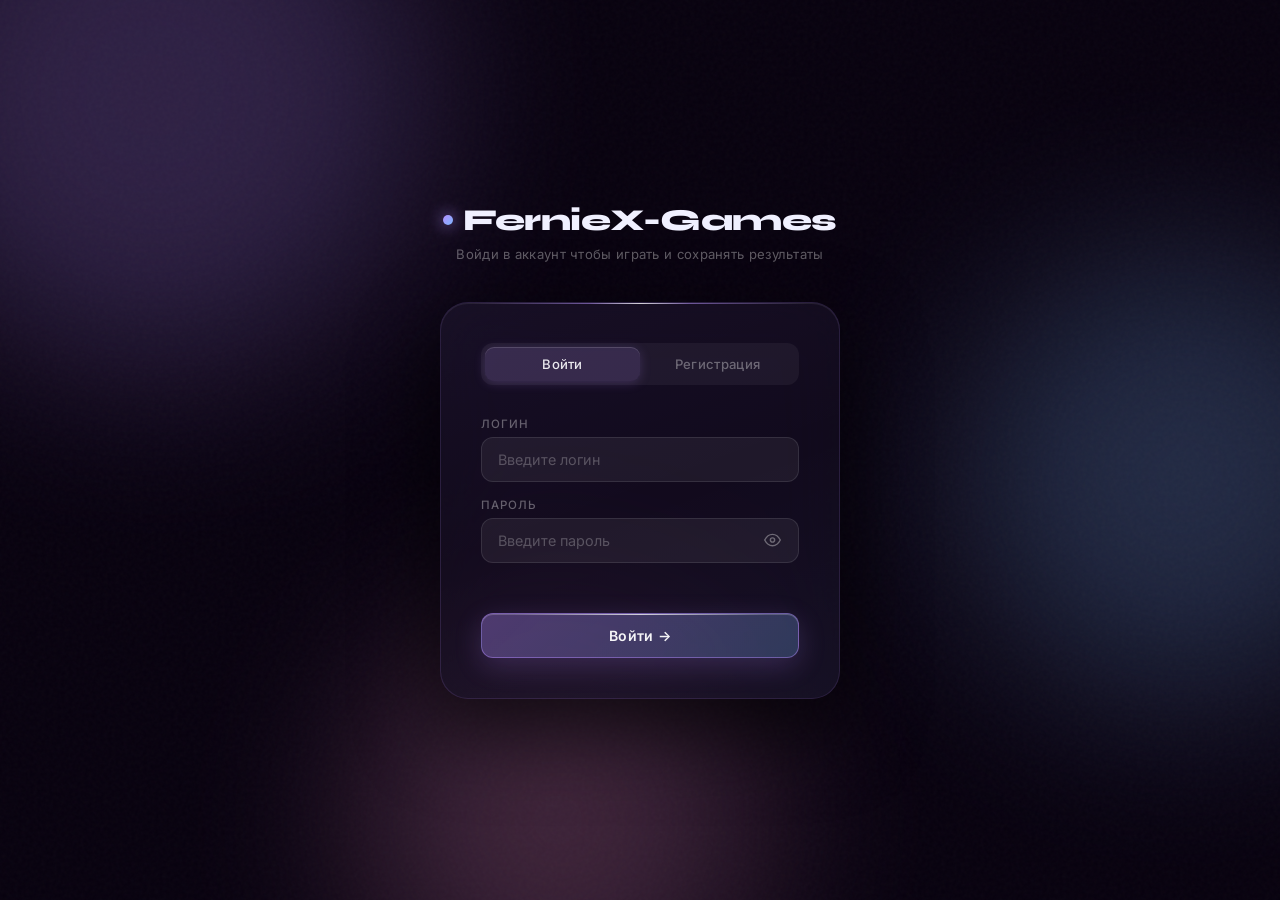
<file: index.html>
<!DOCTYPE html>
<html lang="ru">
<head>
<meta charset="UTF-8">
<meta name="viewport" content="width=device-width, initial-scale=1.0, maximum-scale=1.0, user-scalable=no">
<title>FernieX-Games</title>
<link href="https://fonts.googleapis.com/css2?family=Inter:wght@300;400;500;600&family=Syne:wght@700;800&display=swap" rel="stylesheet">
<style>
:root {
  --bg: #08020f;
  --text: #f0f0ff;
  --muted: rgba(255,255,255,0.35);
  --p1: #b48dff;
  --p2: #7eb8ff;
  --p3: #ff9ed2;
  --radius: 20px;
  --red: #ff6b6b;
  --teal: #4ecdc4;
}
*,*::before,*::after{box-sizing:border-box;margin:0;padding:0;}
html{scroll-behavior:smooth;}
body{background:var(--bg);color:var(--text);font-family:'Inter',sans-serif;min-height:100vh;overflow-x:hidden;-webkit-font-smoothing:antialiased;}

/* ── ORBS — отключаем на слабых устройствах ── */
.orbs{position:fixed;inset:0;pointer-events:none;z-index:0;overflow:hidden;}
.orb{position:absolute;border-radius:50%;filter:blur(90px);opacity:0.22;animation:drift 18s ease-in-out infinite alternate;}
.orb1{width:550px;height:550px;background:var(--p1);top:-180px;left:-120px;animation-delay:0s;}
.orb2{width:450px;height:450px;background:var(--p2);top:28%;right:-130px;animation-delay:-6s;}
.orb3{width:400px;height:400px;background:var(--p3);bottom:-120px;left:28%;animation-delay:-12s;}
@keyframes drift{0%{transform:translate(0,0) scale(1);}33%{transform:translate(30px,-40px) scale(1.06);}66%{transform:translate(-20px,30px) scale(0.94);}100%{transform:translate(12px,-20px) scale(1.02);}}
body::after{content:'';position:fixed;inset:0;background-image:url("data:image/svg+xml,%3Csvg viewBox='0 0 256 256' xmlns='http://www.w3.org/2000/svg'%3E%3Cfilter id='n'%3E%3CfeTurbulence type='fractalNoise' baseFrequency='0.9' numOctaves='4' stitchTiles='stitch'/%3E%3C/filter%3E%3Crect width='100%25' height='100%25' filter='url(%23n)'/%3E%3C/svg%3E");opacity:0.03;pointer-events:none;z-index:1;}

/* Мобильная оптимизация — отключаем тяжёлые эффекты */
@media(max-width:600px){
  .orb{filter:blur(60px);opacity:0.15;animation:none;}
  body::after{display:none;}
}

/* ════════════ AUTH PAGE ════════════ */
#auth-page{
  display:none;position:fixed;inset:0;z-index:999;
  align-items:center;justify-content:center;flex-direction:column;
  padding:2rem;
}
#auth-page.active{display:flex;animation:pageIn .45s cubic-bezier(.22,.68,0,1.2) both;}

.auth-logo{font-family:'Syne',sans-serif;font-size:1.9rem;font-weight:800;letter-spacing:-.5px;margin-bottom:.5rem;display:flex;align-items:center;gap:10px;}
.auth-logo-dot{width:10px;height:10px;border-radius:50%;background:linear-gradient(135deg,var(--p1),var(--p2));box-shadow:0 0 16px var(--p1);animation:pulse 2.5s ease infinite;}
.auth-sub{font-size:.82rem;color:var(--muted);margin-bottom:2.5rem;letter-spacing:.3px;}

.auth-card{
  width:100%;max-width:400px;
  background:rgba(20,15,32,0.7);
  backdrop-filter:blur(32px) saturate(1.7);-webkit-backdrop-filter:blur(32px) saturate(1.7);
  border:1px solid rgba(180,141,255,0.15);border-radius:28px;
  padding:2.5rem;
  box-shadow:0 32px 80px rgba(0,0,0,0.6),inset 0 1px 0 rgba(255,255,255,0.08);
  position:relative;overflow:hidden;
}
.auth-card::before{content:'';position:absolute;top:0;left:8%;right:8%;height:1px;background:linear-gradient(90deg,transparent,rgba(180,141,255,0.5) 35%,rgba(255,255,255,0.8) 50%,rgba(180,141,255,0.5) 65%,transparent);pointer-events:none;}
.auth-card::after{content:'';position:absolute;inset:0;background:linear-gradient(160deg,rgba(180,141,255,0.04) 0%,transparent 50%,rgba(126,184,255,0.03) 100%);pointer-events:none;}

.auth-tabs{display:flex;margin-bottom:2rem;background:rgba(255,255,255,0.05);border-radius:12px;padding:4px;}
.auth-tab{flex:1;padding:9px;border:none;background:none;font-family:'Inter',sans-serif;font-size:.82rem;font-weight:500;color:var(--muted);cursor:pointer;border-radius:9px;transition:all .3s;letter-spacing:.3px;}
.auth-tab.active{background:rgba(180,141,255,0.15);color:rgba(255,255,255,.9);box-shadow:0 2px 12px rgba(180,141,255,0.2),inset 0 1px 0 rgba(255,255,255,0.15);}

.form-wrap{position:relative;z-index:2;}
.form-section{display:none;flex-direction:column;gap:1rem;}
.form-section.active{display:flex;animation:formIn .3s ease both;}
@keyframes formIn{from{opacity:0;transform:translateY(8px);}to{opacity:1;transform:translateY(0);}}

.input-label{font-size:.72rem;font-weight:500;letter-spacing:1px;text-transform:uppercase;color:var(--muted);margin-bottom:6px;display:block;}
.input-wrap{position:relative;}
.gl-input{width:100%;padding:13px 16px;background:rgba(255,255,255,0.06);border:1px solid rgba(255,255,255,0.1);border-radius:12px;outline:none;font-family:'Inter',sans-serif;font-size:.9rem;color:var(--text);transition:all .25s;}
.gl-input::placeholder{color:rgba(255,255,255,0.25);}
.gl-input:focus{border-color:rgba(180,141,255,0.5);background:rgba(180,141,255,0.08);box-shadow:0 0 0 3px rgba(180,141,255,0.12);}
.eye-btn{position:absolute;right:14px;top:50%;transform:translateY(-50%);background:none;border:none;cursor:pointer;color:var(--muted);padding:4px;display:flex;align-items:center;transition:color .2s;}
.eye-btn:hover{color:var(--text);}

.strength-wrap{margin-top:8px;}
.strength-label{font-size:.68rem;color:var(--muted);margin-bottom:5px;}
.strength-bar{height:3px;border-radius:100px;background:rgba(255,255,255,0.08);overflow:hidden;}
.strength-fill{height:100%;border-radius:100px;width:0%;transition:width .4s,background .4s;}

.auth-msg{font-size:.8rem;min-height:18px;padding:0 2px;transition:all .3s;letter-spacing:.2px;}

.gl-btn{
  width:100%;padding:13px;border:none;border-radius:12px;
  font-family:'Inter',sans-serif;font-size:.88rem;font-weight:600;cursor:pointer;
  letter-spacing:.3px;position:relative;overflow:hidden;transition:all .3s;
  background:linear-gradient(135deg,rgba(180,141,255,0.35),rgba(126,184,255,0.25));
  border:1px solid rgba(180,141,255,0.45);color:rgba(255,255,255,.95);
  box-shadow:0 8px 28px rgba(180,141,255,0.2),inset 0 1px 0 rgba(255,255,255,0.2);
}
.gl-btn::before{content:'';position:absolute;top:0;left:10%;right:10%;height:1px;background:linear-gradient(90deg,transparent,rgba(255,255,255,0.7) 50%,transparent);pointer-events:none;}
.gl-btn:hover{transform:translateY(-2px);box-shadow:0 14px 38px rgba(180,141,255,0.32);}
.gl-btn:disabled{opacity:.5;cursor:not-allowed;transform:none;}

/* ════════════ SHARED PAGE SYSTEM ════════════ */
.page{display:none;animation:pageIn .45s cubic-bezier(.22,.68,0,1.2) both;}
.page.active{display:block;}
@keyframes pageIn{from{opacity:0;transform:translateY(18px);}to{opacity:1;transform:translateY(0);}}
@keyframes fadeUp{from{opacity:0;transform:translateY(24px);}to{opacity:1;transform:translateY(0);}}
@keyframes pulse{0%,100%{box-shadow:0 0 8px var(--p1);transform:scale(1);}50%{box-shadow:0 0 20px var(--p1);transform:scale(1.25);}}

/* Telegram Link Banner */
.tg-banner {
  position: fixed; top: 80px; right: 20px; z-index: 200;
  max-width: 320px; padding: 1.25rem 1.4rem;
  background: rgba(20,15,32,0.85);
  backdrop-filter: blur(24px); -webkit-backdrop-filter: blur(24px);
  border: 1px solid rgba(180,141,255,0.25); border-radius: 18px;
  box-shadow: 0 16px 48px rgba(0,0,0,0.5), inset 0 1px 0 rgba(255,255,255,0.08);
  animation: fadeUp .4s ease both;
  display: none;
}
.tg-banner.show { display: block; }
.tg-banner-title { font-family:'Syne',sans-serif; font-size:.95rem; font-weight:700; margin-bottom:.4rem; }
.tg-banner-sub { font-size:.78rem; color:var(--muted); margin-bottom:1rem; line-height:1.5; }
.tg-banner-btn {
  display: flex; align-items: center; justify-content: center; gap: 8px;
  width: 100%; padding: 10px; border-radius: 12px; border: none; cursor: pointer;
  font-family:'Inter',sans-serif; font-size:.82rem; font-weight:600;
  background: linear-gradient(135deg, rgba(180,141,255,0.3), rgba(126,184,255,0.2));
  border: 1px solid rgba(180,141,255,0.4); color: #fff;
  box-shadow: 0 6px 20px rgba(180,141,255,0.2); transition: all .25s;
}
.tg-banner-btn:hover { transform: translateY(-1px); box-shadow: 0 10px 28px rgba(180,141,255,0.3); }
.tg-banner-close {
  position: absolute; top: 10px; right: 12px;
  background: none; border: none; color: var(--muted);
  cursor: pointer; font-size: .9rem; transition: color .2s;
}
.tg-banner-close:hover { color: var(--text); }

@media(max-width:600px){
  .tg-banner{top:auto;bottom:100px;right:12px;left:12px;max-width:none;}
}

/* ── HEADER ── */
header{
  position:sticky;top:0;z-index:100;padding:0 1.5rem;height:58px;
  display:flex;align-items:center;justify-content:space-between;
  background:rgba(8,2,15,0.6);
  backdrop-filter:blur(32px) saturate(1.7);-webkit-backdrop-filter:blur(32px) saturate(1.7);
  border-bottom:1px solid rgba(180,141,255,0.14);
  box-shadow:0 2px 24px rgba(0,0,0,0.5),inset 0 -1px 0 rgba(255,255,255,0.04);
  overflow:hidden;
}
header::before{content:'';position:absolute;top:0;left:4%;right:4%;height:1px;background:linear-gradient(90deg,transparent,rgba(220,200,255,0.45) 35%,rgba(255,255,255,0.75) 50%,rgba(220,200,255,0.45) 65%,transparent);pointer-events:none;z-index:10;}
.logo{font-family:'Syne',sans-serif;font-size:1.05rem;font-weight:800;letter-spacing:-.5px;display:flex;align-items:center;gap:8px;z-index:2;}
.logo-dot{width:7px;height:7px;border-radius:50%;background:linear-gradient(135deg,var(--p1),var(--p2));box-shadow:0 0 12px var(--p1);animation:pulse 2.5s ease infinite;}
nav{display:flex;gap:2rem;z-index:2;}
nav a{font-size:.82rem;font-weight:500;color:var(--muted);text-decoration:none;letter-spacing:.3px;transition:color .25s;}
nav a:hover{color:var(--text);}

/* user pill */
.user-pill{display:flex;align-items:center;gap:7px;font-size:.75rem;font-weight:500;padding:5px 12px 5px 6px;border-radius:100px;background:rgba(255,255,255,0.07);border:1px solid rgba(255,255,255,0.11);box-shadow:0 3px 12px rgba(0,0,0,0.28),inset 0 1px 0 rgba(255,255,255,0.08);position:relative;overflow:hidden;z-index:2;}
.user-pill::before{content:'';position:absolute;top:0;left:10%;right:10%;height:1px;background:linear-gradient(90deg,transparent,rgba(255,255,255,0.4) 50%,transparent);pointer-events:none;}
.user-avatar{width:22px;height:22px;border-radius:50%;flex-shrink:0;background:linear-gradient(135deg,var(--p1),var(--p2));display:flex;align-items:center;justify-content:center;font-family:'Syne',sans-serif;font-weight:800;font-size:.65rem;box-shadow:0 0 10px rgba(180,141,255,0.5);}
.logout-btn{display:inline-flex;align-items:center;gap:5px;font-size:.7rem;font-weight:500;padding:5px 11px;border-radius:100px;cursor:pointer;background:rgba(255,107,107,0.08);border:1px solid rgba(255,107,107,0.2);color:rgba(255,107,107,0.8);transition:all .25s;z-index:2;}
.logout-btn:hover{background:rgba(255,107,107,0.15);border-color:rgba(255,107,107,0.35);color:var(--red);}
/* На мобиле убираем текст «Выйти», оставляем иконку */
@media(max-width:480px){
  .logout-btn .logout-text{display:none;}
  .logout-btn{padding:5px 8px;}
}

.glass-pill{font-size:.75rem;font-weight:600;padding:7px 18px;border-radius:100px;background:rgba(255,255,255,0.07);backdrop-filter:blur(20px) saturate(1.6);-webkit-backdrop-filter:blur(20px) saturate(1.6);border:1px solid rgba(255,255,255,0.11);box-shadow:0 4px 18px rgba(0,0,0,0.38),inset 0 1px 0 rgba(255,255,255,0.12);color:var(--muted);position:relative;overflow:hidden;transition:all .25s;z-index:2;}
.glass-pill::before{content:'';position:absolute;top:0;left:10%;right:10%;height:1px;background:linear-gradient(90deg,transparent,rgba(255,255,255,0.65) 50%,transparent);pointer-events:none;}

/* ── HERO ── */
.hero{position:relative;z-index:5;text-align:center;padding:4rem 1.5rem 3.5rem;}
.hero-eyebrow{display:inline-flex;align-items:center;gap:8px;font-size:.72rem;font-weight:500;letter-spacing:2px;text-transform:uppercase;color:var(--muted);padding:7px 18px;border-radius:100px;margin-bottom:2rem;animation:fadeUp .6s ease both;}
.hero-eyebrow span{width:5px;height:5px;border-radius:50%;background:var(--p1);box-shadow:0 0 8px var(--p1);}
.hero-title{font-family:'Syne',sans-serif;font-size:clamp(2.2rem,7vw,6rem);font-weight:800;letter-spacing:-2px;line-height:1;margin-bottom:1.25rem;animation:fadeUp .7s ease both;}
.hero-title .plain{color:rgba(255,255,255,.9);}
.hero-title .grad{background:linear-gradient(135deg,var(--p1) 0%,var(--p2) 50%,var(--p3) 100%);-webkit-background-clip:text;-webkit-text-fill-color:transparent;background-clip:text;}
.hero-sub{font-size:.9rem;color:var(--muted);max-width:420px;margin:0 auto;line-height:1.7;animation:fadeUp .8s ease both;}

.divider{position:relative;z-index:5;max-width:1200px;margin:0 auto;padding:0 1.5rem;}
.divider-line{height:1px;background:linear-gradient(90deg,transparent,rgba(180,141,255,0.22) 30%,rgba(126,184,255,0.18) 70%,transparent);}

/* ── TABBAR ── */
.tabs-wrap{position:relative;z-index:5;max-width:1200px;margin:0 auto;padding:2rem 1.5rem 0;display:flex;align-items:center;}
.tabbar{position:relative;display:inline-flex;align-items:center;padding:5px 6px;border-radius:100px;background:rgba(255,255,255,0.055);backdrop-filter:blur(28px) saturate(1.6);-webkit-backdrop-filter:blur(28px) saturate(1.6);border:1px solid rgba(180,141,255,0.13);box-shadow:0 8px 32px rgba(0,0,0,0.55),inset 0 1px 0 rgba(255,255,255,0.07);user-select:none;-webkit-tap-highlight-color:transparent;overflow:hidden;}
.tabbar::before{content:'';position:absolute;top:0;left:8%;right:8%;height:1px;background:linear-gradient(90deg,transparent,rgba(220,200,255,0.5) 35%,rgba(255,255,255,0.85) 50%,rgba(220,200,255,0.5) 65%,transparent);pointer-events:none;z-index:10;}
.lg-ind{position:absolute;top:5px;bottom:5px;border-radius:100px;pointer-events:none;overflow:hidden;}
.lg-ind.snapping{transition:left .3s cubic-bezier(.4,0,.2,1),width .3s cubic-bezier(.4,0,.2,1);}
.lg-ind-glass{position:absolute;inset:0;border-radius:inherit;background:rgba(180,141,255,0.13);backdrop-filter:blur(14px) saturate(2) brightness(1.15);-webkit-backdrop-filter:blur(14px) saturate(2) brightness(1.15);}
.lg-ind-spec{position:absolute;top:1.5px;left:10%;right:10%;height:1.5px;border-radius:100px;background:linear-gradient(90deg,transparent,rgba(180,141,255,0.7) 30%,rgba(220,200,255,0.95) 50%,rgba(180,141,255,0.7) 70%,transparent);}
.lg-ind-depth{position:absolute;bottom:0;left:0;right:0;height:45%;border-radius:0 0 100px 100px;background:linear-gradient(to bottom,transparent,rgba(0,0,0,0.12));}
.lg-ind-border{position:absolute;inset:0;border-radius:inherit;border:1px solid rgba(180,141,255,0.45);box-shadow:0 2px 12px rgba(0,0,0,0.28),0 0 0 .5px rgba(126,100,255,.2),inset 0 1px 0 rgba(220,200,255,.35);}
.lg-tab{position:relative;z-index:2;padding:9px 22px;border:none;background:none;outline:none;font-family:'Inter',sans-serif;font-size:.82rem;font-weight:500;color:rgba(255,255,255,.38);cursor:pointer;white-space:nowrap;border-radius:100px;transition:color .22s;letter-spacing:.3px;}
.lg-tab.active{color:rgba(255,255,255,.92);}

/* ── GAME CARDS ── */
.games-wrap{position:relative;z-index:5;max-width:1200px;margin:0 auto;padding:2rem 1.5rem 6rem;}
.tab-content{display:none;}
.tab-content.active{display:block;}
.games-grid{display:grid;grid-template-columns:repeat(3,1fr);gap:1.25rem;}
.game-card{border-radius:var(--radius);overflow:hidden;position:relative;cursor:pointer;animation:fadeUp .6s ease both;background:rgba(20,15,32,0.55);backdrop-filter:blur(24px) saturate(1.5);-webkit-backdrop-filter:blur(24px) saturate(1.5);border:1px solid rgba(255,255,255,0.09);box-shadow:0 8px 32px rgba(0,0,0,0.5),inset 0 1px 0 rgba(255,255,255,0.07);transition:transform .4s cubic-bezier(.22,.68,0,1.4),box-shadow .4s,border-color .4s;}
.game-card::before{content:'';position:absolute;top:0;left:6%;right:6%;height:1px;background:linear-gradient(90deg,transparent,rgba(255,255,255,0.22) 35%,rgba(255,255,255,0.5) 50%,rgba(255,255,255,0.22) 65%,transparent);pointer-events:none;z-index:10;}
.game-card::after{content:'';position:absolute;inset:0;background:linear-gradient(160deg,rgba(255,255,255,0.025) 0%,transparent 45%,rgba(0,0,0,0.07) 100%);pointer-events:none;z-index:2;}
.game-card:hover{transform:translateY(-8px) scale(1.01);}
.game-card[data-color="purple"]:hover{border-color:rgba(180,141,255,0.25);box-shadow:0 24px 64px rgba(180,141,255,0.2),0 0 0 1px rgba(180,141,255,0.16),inset 0 1px 0 rgba(180,141,255,0.12);}
.game-card[data-color="blue"]:hover{border-color:rgba(126,184,255,0.25);box-shadow:0 24px 64px rgba(126,184,255,0.2),0 0 0 1px rgba(126,184,255,0.16),inset 0 1px 0 rgba(126,184,255,0.12);}
.game-card[data-color="pink"]:hover{border-color:rgba(255,158,210,0.25);box-shadow:0 24px 64px rgba(255,158,210,0.2),0 0 0 1px rgba(255,158,210,0.16),inset 0 1px 0 rgba(255,158,210,0.12);}
.game-card[data-color="mint"]:hover{border-color:rgba(100,220,180,0.25);box-shadow:0 24px 64px rgba(100,220,180,0.2),0 0 0 1px rgba(100,220,180,0.16),inset 0 1px 0 rgba(100,220,180,0.12);}
.game-card[data-color="orange"]:hover{border-color:rgba(255,160,100,0.25);box-shadow:0 24px 64px rgba(255,160,100,0.2),0 0 0 1px rgba(255,160,100,0.16),inset 0 1px 0 rgba(255,160,100,0.12);}
.game-card:nth-child(1){animation-delay:.05s}.game-card:nth-child(2){animation-delay:.10s}.game-card:nth-child(3){animation-delay:.15s}.game-card:nth-child(4){animation-delay:.20s}.game-card:nth-child(5){animation-delay:.25s}.game-card:nth-child(6){animation-delay:.30s}
.card-tint{position:absolute;inset:0;opacity:0;transition:opacity .4s;pointer-events:none;z-index:3;border-radius:var(--radius);}
.game-card[data-color="purple"] .card-tint{background:radial-gradient(ellipse at 20% 0%,rgba(180,141,255,0.12),transparent 60%);}
.game-card[data-color="blue"] .card-tint{background:radial-gradient(ellipse at 20% 0%,rgba(126,184,255,0.12),transparent 60%);}
.game-card[data-color="pink"] .card-tint{background:radial-gradient(ellipse at 20% 0%,rgba(255,158,210,0.12),transparent 60%);}
.game-card[data-color="mint"] .card-tint{background:radial-gradient(ellipse at 20% 0%,rgba(100,220,180,0.12),transparent 60%);}
.game-card[data-color="orange"] .card-tint{background:radial-gradient(ellipse at 20% 0%,rgba(255,160,100,0.12),transparent 60%);}
.game-card:hover .card-tint{opacity:1;}
.thumb{position:relative;height:160px;overflow:hidden;}
.thumb img{width:100%;height:100%;object-fit:cover;transition:transform .6s cubic-bezier(.22,.68,0,1.2);display:block;}
.game-card:hover .thumb img{transform:scale(1.08);}
.thumb-fade{position:absolute;inset:0;background:linear-gradient(to bottom,transparent 30%,rgba(20,15,32,0.88) 100%);}
.badge{position:absolute;top:10px;left:10px;font-size:.58rem;font-weight:600;letter-spacing:1.5px;text-transform:uppercase;padding:4px 10px;border-radius:100px;z-index:5;backdrop-filter:blur(14px) saturate(1.6);-webkit-backdrop-filter:blur(14px) saturate(1.6);}
.badge::before{content:'';position:absolute;top:0;left:10%;right:10%;height:1px;background:linear-gradient(90deg,transparent,rgba(255,255,255,0.6) 50%,transparent);pointer-events:none;}
.badge-new{background:rgba(180,141,255,0.18);border:1px solid rgba(180,141,255,0.38);color:#c8acff;box-shadow:0 2px 12px rgba(180,141,255,0.22),inset 0 1px 0 rgba(255,255,255,0.18);}
.badge-hot{background:rgba(255,160,100,0.18);border:1px solid rgba(255,160,100,0.38);color:#ffb87a;box-shadow:0 2px 12px rgba(255,160,100,0.22),inset 0 1px 0 rgba(255,255,255,0.18);}
.badge-top{background:rgba(100,220,180,0.18);border:1px solid rgba(100,220,180,0.38);color:#7de8c0;box-shadow:0 2px 12px rgba(100,220,180,0.22),inset 0 1px 0 rgba(255,255,255,0.18);}
.card-body{padding:1rem 1.2rem 1.2rem;position:relative;z-index:4;}
.card-genre{font-size:.65rem;font-weight:500;letter-spacing:1.5px;text-transform:uppercase;color:var(--muted);margin-bottom:.35rem;}
.card-title{font-family:'Syne',sans-serif;font-size:1.05rem;font-weight:700;letter-spacing:-.3px;color:var(--text);margin-bottom:.5rem;line-height:1.2;}
.card-desc{font-size:.78rem;color:var(--muted);line-height:1.6;margin-bottom:1.1rem;}
.play-btn{display:inline-flex;align-items:center;gap:7px;font-family:'Inter',sans-serif;font-size:.75rem;font-weight:600;letter-spacing:.3px;padding:9px 18px;border-radius:10px;cursor:pointer;background:rgba(255,255,255,0.07);backdrop-filter:blur(14px) saturate(1.5);-webkit-backdrop-filter:blur(14px) saturate(1.5);border:1px solid rgba(255,255,255,0.12);box-shadow:0 4px 16px rgba(0,0,0,0.32),inset 0 1px 0 rgba(255,255,255,0.13);color:var(--text);position:relative;overflow:hidden;transition:all .25s;}
.play-btn::before{content:'';position:absolute;top:0;left:5%;right:5%;height:1px;background:linear-gradient(90deg,transparent,rgba(255,255,255,0.55) 50%,transparent);pointer-events:none;}
.play-btn::after{content:'';position:absolute;inset:0;border-radius:10px;opacity:0;transition:opacity .3s;}
.game-card[data-color="purple"] .play-btn::after{background:linear-gradient(135deg,rgba(180,141,255,0.2),transparent);}
.game-card[data-color="blue"] .play-btn::after{background:linear-gradient(135deg,rgba(126,184,255,0.2),transparent);}
.game-card[data-color="pink"] .play-btn::after{background:linear-gradient(135deg,rgba(255,158,210,0.2),transparent);}
.game-card[data-color="mint"] .play-btn::after{background:linear-gradient(135deg,rgba(100,220,180,0.2),transparent);}
.game-card[data-color="orange"] .play-btn::after{background:linear-gradient(135deg,rgba(255,160,100,0.2),transparent);}
.play-btn:hover::after{opacity:1;}
.play-btn:hover{border-color:rgba(255,255,255,0.2);transform:translateY(-1px);box-shadow:0 6px 22px rgba(0,0,0,0.4),inset 0 1px 0 rgba(255,255,255,0.18);}
.play-icon{width:16px;height:16px;border-radius:5px;display:flex;align-items:center;justify-content:center;font-size:.55rem;flex-shrink:0;}
.game-card[data-color="purple"] .play-icon{background:rgba(180,141,255,0.22);color:#c8acff;}
.game-card[data-color="blue"] .play-icon{background:rgba(126,184,255,0.22);color:#9eccff;}
.game-card[data-color="pink"] .play-icon{background:rgba(255,158,210,0.22);color:#ffc0e0;}
.game-card[data-color="mint"] .play-icon{background:rgba(100,220,180,0.22);color:#7de8c0;}
.game-card[data-color="orange"] .play-icon{background:rgba(255,160,100,0.22);color:#ffb87a;}
.game-card.wide{grid-column:span 2;display:grid;grid-template-columns:1.1fr 1fr;}
.game-card.wide .thumb{height:100%;min-height:180px;}
.game-card.wide .card-title{font-size:1.35rem;}

/* ── SNAKE PAGE ── */
#snake-page{
  position:fixed;inset:0;z-index:500;background:var(--bg);
  display:none;flex-direction:column;align-items:center;justify-content:flex-start;
  overflow:hidden;
  animation:pageIn .5s cubic-bezier(.22,.68,0,1.2) both;
}
#snake-page.active{display:flex;}

.snake-header{
  width:100%;height:58px;flex-shrink:0;
  display:flex;align-items:center;justify-content:space-between;padding:0 1.25rem;z-index:10;
  background:rgba(8,2,15,0.6);backdrop-filter:blur(32px) saturate(1.7);-webkit-backdrop-filter:blur(32px) saturate(1.7);
  border-bottom:1px solid rgba(180,141,255,0.14);
  box-shadow:0 2px 24px rgba(0,0,0,0.5),inset 0 -1px 0 rgba(255,255,255,0.04);
  overflow:hidden;position:relative;
}
.snake-header::before{content:'';position:absolute;top:0;left:4%;right:4%;height:1px;background:linear-gradient(90deg,transparent,rgba(220,200,255,0.45) 35%,rgba(255,255,255,0.75) 50%,rgba(220,200,255,0.45) 65%,transparent);pointer-events:none;z-index:10;}

.back-btn{display:inline-flex;align-items:center;gap:6px;font-family:'Inter',sans-serif;font-size:.78rem;font-weight:500;color:var(--muted);padding:7px 14px;border-radius:100px;cursor:pointer;background:rgba(255,255,255,0.07);backdrop-filter:blur(16px);-webkit-backdrop-filter:blur(16px);border:1px solid rgba(255,255,255,0.11);box-shadow:0 3px 14px rgba(0,0,0,0.32),inset 0 1px 0 rgba(255,255,255,0.12);transition:all .25s;letter-spacing:.3px;position:relative;overflow:hidden;}
.back-btn::before{content:'';position:absolute;top:0;left:10%;right:10%;height:1px;background:linear-gradient(90deg,transparent,rgba(255,255,255,0.55) 50%,transparent);pointer-events:none;}
.back-btn:hover{color:var(--text);border-color:rgba(180,141,255,0.32);}
.back-btn svg{width:13px;height:13px;}

.snake-title-bar{font-family:'Syne',sans-serif;font-size:.95rem;font-weight:700;display:flex;align-items:center;gap:7px;}
.snake-score-bar{font-family:'Syne',sans-serif;font-size:.82rem;color:var(--muted);}
.snake-score-bar span{color:var(--p1);font-weight:700;}

/* Основная игровая зона — растягивается на всё доступное пространство */
.snake-body{
  flex:1;width:100%;
  display:flex;flex-direction:column;align-items:center;justify-content:center;
  padding:12px;gap:10px;
  overflow:hidden;
  min-height:0;
}

/* Контейнер canvas — адаптивный квадрат */
.canvas-container{
  position:relative;
  width:min(100%, calc(100vh - 58px - 120px));
  aspect-ratio:1/1;
  max-width:460px;
  flex-shrink:0;
}
#snake-canvas{
  width:100%;height:100%;
  border-radius:14px;display:block;
  background:#0d0d16;
  border:1px solid rgba(180,141,255,0.2);
  box-shadow:0 0 40px rgba(180,141,255,0.1),0 0 80px rgba(126,184,255,0.06);
  touch-action:none;
}

.snake-overlay{
  position:absolute;inset:0;border-radius:14px;
  display:flex;flex-direction:column;align-items:center;justify-content:center;
  background:rgba(8,2,15,0.75);backdrop-filter:blur(16px) saturate(1.6);-webkit-backdrop-filter:blur(16px) saturate(1.6);
  border:1px solid rgba(255,255,255,0.08);
  transition:opacity .3s ease,transform .3s cubic-bezier(.22,.68,0,1.3);
  z-index:5;overflow:hidden;
  padding:1.5rem;
}
.snake-overlay::before{content:'';position:absolute;top:0;left:8%;right:8%;height:1px;background:linear-gradient(90deg,transparent,rgba(220,200,255,0.4) 35%,rgba(255,255,255,0.7) 50%,rgba(220,200,255,0.4) 65%,transparent);pointer-events:none;}
.snake-overlay.hidden{opacity:0!important;pointer-events:none;transform:scale(0.97);}

.overlay-emoji{font-size:2rem;margin-bottom:.75rem;position:relative;z-index:2;}
.overlay-title{font-family:'Syne',sans-serif;font-size:1.3rem;font-weight:800;margin-bottom:.4rem;letter-spacing:-.5px;position:relative;z-index:2;text-align:center;}
.overlay-sub{font-size:.78rem;color:var(--muted);margin-bottom:1.25rem;position:relative;z-index:2;text-align:center;}
.overlay-score{font-family:'Syne',sans-serif;font-size:1.4rem;font-weight:800;color:var(--p1);margin-bottom:.2rem;position:relative;z-index:2;}
.overlay-best{font-size:.72rem;color:var(--muted);margin-bottom:1.25rem;letter-spacing:.5px;position:relative;z-index:2;}

.start-btn{display:inline-flex;align-items:center;gap:7px;font-family:'Inter',sans-serif;font-size:.82rem;font-weight:600;padding:11px 24px;border-radius:11px;cursor:pointer;background:linear-gradient(135deg,rgba(180,141,255,0.32),rgba(126,184,255,0.22));backdrop-filter:blur(14px);-webkit-backdrop-filter:blur(14px);border:1px solid rgba(180,141,255,0.42);box-shadow:0 8px 30px rgba(180,141,255,0.22),inset 0 1px 0 rgba(255,255,255,0.22);color:rgba(255,255,255,.95);position:relative;overflow:hidden;transition:all .25s;}
.start-btn::before{content:'';position:absolute;top:0;left:10%;right:10%;height:1px;background:linear-gradient(90deg,transparent,rgba(255,255,255,0.72) 50%,transparent);pointer-events:none;}
.start-btn:hover{opacity:.92;transform:translateY(-2px);}
.secondary-btn{background:rgba(255,255,255,0.07)!important;border:1px solid rgba(255,255,255,0.11)!important;box-shadow:0 4px 16px rgba(0,0,0,0.3),inset 0 1px 0 rgba(255,255,255,0.09)!important;color:var(--muted)!important;}
.secondary-btn:hover{color:var(--text)!important;border-color:rgba(255,255,255,0.2)!important;}

/* ── МОБИЛЬНЫЕ D-PAD КНОПКИ ── */
.dpad{
  display:none;
  grid-template-columns:repeat(3,1fr);
  grid-template-rows:repeat(3,1fr);
  gap:6px;
  width:min(160px, 38vw);
  height:min(160px, 38vw);
  flex-shrink:0;
}
.dpad-btn{
  background:rgba(255,255,255,0.07);
  border:1px solid rgba(255,255,255,0.13);
  border-radius:10px;
  color:rgba(255,255,255,0.6);
  font-size:1.1rem;
  display:flex;align-items:center;justify-content:center;
  cursor:pointer;
  transition:background .15s, transform .1s;
  -webkit-tap-highlight-color:transparent;
  user-select:none;
  touch-action:manipulation;
}
.dpad-btn:active{background:rgba(180,141,255,0.2);transform:scale(0.92);}
.dpad-center{background:rgba(180,141,255,0.05);border-color:rgba(180,141,255,0.15);}
.dpad-empty{visibility:hidden;}
@media(pointer:coarse){
  .dpad{display:grid;}
  .snake-controls-hint{display:none;}
}

.snake-controls-hint{display:flex;gap:1.5rem;align-items:center;}
.hint-key{display:flex;align-items:center;gap:6px;font-size:.7rem;color:var(--muted);letter-spacing:.5px;}
.key{background:rgba(255,255,255,0.06);border:1px solid rgba(255,255,255,0.13);border-radius:6px;padding:3px 7px;font-size:.65rem;color:rgba(255,255,255,.5);font-family:monospace;box-shadow:0 2px 8px rgba(0,0,0,0.28);}
.swipe-hint{font-size:.68rem;color:var(--muted);letter-spacing:1px;display:none;text-align:center;}
@media(pointer:coarse){.swipe-hint{display:block;}}

.loading-ring{width:40px;height:40px;border-radius:50%;border:2px solid rgba(180,141,255,0.15);border-top-color:var(--p1);animation:spin .9s linear infinite;}
@keyframes spin{to{transform:rotate(360deg);}}
@keyframes scorePop{0%{transform:scale(1);}40%{transform:scale(1.4);color:#ff9ed2;}100%{transform:scale(1);}}
.score-pop{animation:scorePop .35s ease;}

/* ── FOOTER ── */
footer{position:relative;z-index:5;padding:1.5rem;margin:0 1.5rem 1.5rem;display:flex;justify-content:space-between;align-items:center;border-radius:var(--radius);background:rgba(255,255,255,0.045);backdrop-filter:blur(24px) saturate(1.5);-webkit-backdrop-filter:blur(24px) saturate(1.5);border:1px solid rgba(255,255,255,0.09);box-shadow:0 8px 32px rgba(0,0,0,0.48),inset 0 1px 0 rgba(255,255,255,0.07);overflow:hidden;}
footer::before{content:'';position:absolute;top:0;left:8%;right:8%;height:1px;background:linear-gradient(90deg,transparent,rgba(220,200,255,0.35) 35%,rgba(255,255,255,0.6) 50%,rgba(220,200,255,0.35) 65%,transparent);pointer-events:none;}
.footer-logo{font-family:'Syne',sans-serif;font-size:.9rem;font-weight:800;letter-spacing:-.3px;display:flex;align-items:center;gap:7px;z-index:2;}
.footer-dot{width:6px;height:6px;border-radius:50%;background:linear-gradient(135deg,var(--p1),var(--p2));}
.footer-copy,.footer-by{font-size:.72rem;color:var(--muted);z-index:2;}
.footer-by strong{color:rgba(255,255,255,.6);font-weight:500;}

@media(max-width:900px){.games-grid{grid-template-columns:repeat(2,1fr);}.game-card.wide{grid-column:span 2;}nav{display:none;}}
@media(max-width:600px){
  .games-grid{grid-template-columns:1fr;}
  .game-card.wide{grid-column:span 1;display:block;}
  .game-card.wide .thumb{height:160px;}
  footer{margin:0 1rem 1.5rem;padding:1.2rem;flex-wrap:wrap;gap:.6rem;}
  .hero{padding:3rem 1.25rem 2.5rem;}
}

/* Мобильная оптимизация карточек — убираем тяжёлый backdrop на мобиле */
@media(max-width:600px){
  .game-card{backdrop-filter:none;-webkit-backdrop-filter:none;}
  .auth-card{backdrop-filter:blur(16px);-webkit-backdrop-filter:blur(16px);}
  header{backdrop-filter:blur(20px);-webkit-backdrop-filter:blur(20px);}
}
</style>
</head>
<body>
<div class="orbs"><div class="orb orb1"></div><div class="orb orb2"></div><div class="orb orb3"></div></div>

<!-- ════════ AUTH PAGE ════════ -->
<div id="auth-page">
  <div class="auth-logo"><div class="auth-logo-dot"></div>FernieX-Games</div>
  <p class="auth-sub">Войди в аккаунт чтобы играть и сохранять результаты</p>
  <div class="auth-card">
    <div class="auth-tabs">
      <button class="auth-tab active" id="tab-login">Войти</button>
      <button class="auth-tab" id="tab-reg">Регистрация</button>
    </div>
    <div class="form-wrap">
      <div class="form-section active" id="form-login">
        <div>
          <label class="input-label">Логин</label>
          <input class="gl-input" type="text" id="login-username" placeholder="Введите логин" autocomplete="username">
        </div>
        <div>
          <label class="input-label">Пароль</label>
          <div class="input-wrap">
            <input class="gl-input" type="password" id="login-password" placeholder="Введите пароль" autocomplete="current-password" style="padding-right:44px">
            <button class="eye-btn" onclick="toggleEye('login-password',this)" tabindex="-1">
              <svg width="17" height="17" viewBox="0 0 24 24" fill="none" stroke="currentColor" stroke-width="2" stroke-linecap="round" stroke-linejoin="round"><path d="M1 12s4-8 11-8 11 8 11 8-4 8-11 8-11-8-11-8z"/><circle cx="12" cy="12" r="3"/></svg>
            </button>
          </div>
        </div>
        <div class="auth-msg" id="login-msg" style="color:var(--red)"></div>
        <button class="gl-btn" id="login-btn">Войти →</button>
      </div>
      <div class="form-section" id="form-reg">
        <div>
          <label class="input-label">Логин</label>
          <input class="gl-input" type="text" id="reg-username" placeholder="Придумайте логин" autocomplete="username">
        </div>
        <div>
          <label class="input-label">Пароль</label>
          <div class="input-wrap">
            <input class="gl-input" type="password" id="reg-password" placeholder="Придумайте пароль" autocomplete="new-password" style="padding-right:44px">
            <button class="eye-btn" onclick="toggleEye('reg-password',this)" tabindex="-1">
              <svg width="17" height="17" viewBox="0 0 24 24" fill="none" stroke="currentColor" stroke-width="2" stroke-linecap="round" stroke-linejoin="round"><path d="M1 12s4-8 11-8 11 8 11 8-4 8-11 8-11-8-11-8z"/><circle cx="12" cy="12" r="3"/></svg>
            </button>
          </div>
          <div class="strength-wrap">
            <div class="strength-label" id="strength-label">Надёжность пароля</div>
            <div class="strength-bar"><div class="strength-fill" id="strength-fill"></div></div>
          </div>
        </div>
        <div>
          <label class="input-label">Повторите пароль</label>
          <div class="input-wrap">
            <input class="gl-input" type="password" id="reg-password2" placeholder="Повторите пароль" autocomplete="new-password" style="padding-right:44px">
            <button class="eye-btn" onclick="toggleEye('reg-password2',this)" tabindex="-1">
              <svg width="17" height="17" viewBox="0 0 24 24" fill="none" stroke="currentColor" stroke-width="2" stroke-linecap="round" stroke-linejoin="round"><path d="M1 12s4-8 11-8 11 8 11 8-4 8-11 8-11-8-11-8z"/><circle cx="12" cy="12" r="3"/></svg>
            </button>
          </div>
        </div>
        <div class="auth-msg" id="reg-msg" style="color:var(--red)"></div>
        <button class="gl-btn" id="reg-btn">Создать аккаунт →</button>
      </div>
    </div>
  </div>
</div>

<!-- ════════ MAIN PAGE ════════ -->
<div id="main-page" class="page">
  <header>
    <div class="logo"><div class="logo-dot"></div>FernieX-Games</div>
    <nav><a href="#">Главная</a><a href="#">О нас</a></nav>
    <div style="display:flex;align-items:center;gap:8px;z-index:2;">
      <div class="user-pill">
        <div class="user-avatar" id="header-avatar">?</div>
        <span id="header-username">—</span>
      </div>
      <button class="logout-btn" id="logout-btn">
        <svg width="12" height="12" viewBox="0 0 24 24" fill="none" stroke="currentColor" stroke-width="2" stroke-linecap="round" stroke-linejoin="round"><path d="M9 21H5a2 2 0 0 1-2-2V5a2 2 0 0 1 2-2h4"/><polyline points="16 17 21 12 16 7"/><line x1="21" y1="12" x2="9" y2="12"/></svg>
        <span class="logout-text">Выйти</span>
      </button>
    </div>
  </header>

  <section class="hero">
    <div class="hero-eyebrow glass-pill"><span></span>Игровой Центр</div>
    <h1 class="hero-title"><span class="plain">Твой мир</span><br><span class="grad">игр и&nbsp;развлечений</span></h1>
    <p class="hero-sub">Красивые, быстрые, захватывающие. Выбери игру и погрузись прямо сейчас.</p>
  </section>

  <div class="divider"><div class="divider-line"></div></div>

  <div class="tabs-wrap">
    <div class="tabbar" id="lg-tabbar">
      <div class="lg-ind" id="lg-ind">
        <div class="lg-ind-glass"></div><div class="lg-ind-spec"></div>
        <div class="lg-ind-depth"></div><div class="lg-ind-border"></div>
      </div>
      <button class="lg-tab active" data-idx="0" data-tab="all">Все игры</button>
      <button class="lg-tab" data-idx="1" data-tab="new">Новинки</button>
    </div>
  </div>

  <section class="games-wrap">
    <div class="tab-content active" id="tab-all">
      <div class="games-grid">
        <div class="game-card wide" data-color="purple" data-name="Pixel Snake" data-game="snake">
          <div class="thumb"><img src="https://i.postimg.cc/Z5cPF1Ns/image.png" alt="Pixel Snake" loading="lazy"><div class="thumb-fade"></div><span class="badge badge-new">Новинка</span></div>
          <div class="card-body"><div class="card-tint"></div><div class="card-genre">Пиксельная · Аркада</div><div class="card-title">Pixel Snake</div><div class="card-desc">Классическая змейка с нежной пиксельной графикой. Собирай еду, не врезайся в себя и побей рекорд.</div><button class="play-btn"><span class="play-icon">▶</span> Играть</button></div>
        </div>
        <div class="game-card" data-color="blue" data-name="Pixel Racer" data-game="modal">
          <div class="thumb"><img src="https://images.unsplash.com/photo-1550745165-9bc0b252726f?w=400&h=240&fit=crop" alt="Pixel Racer" loading="lazy"><div class="thumb-fade"></div><span class="badge badge-new">Новинка</span></div>
          <div class="card-body"><div class="card-tint"></div><div class="card-genre">Гонки</div><div class="card-title">Pixel Racer</div><div class="card-desc">Ретро-гонки с пиксельной графикой. 12 трасс и апгрейды машин.</div><button class="play-btn"><span class="play-icon">▶</span> Играть</button></div>
        </div>
        <div class="game-card" data-color="mint" data-name="FernieX-Block's" data-game="ext">
          <div class="thumb"><img src="https://i.postimg.cc/Nf3xb6Lr/image.png" alt="FernieX-Block's" loading="lazy"><div class="thumb-fade"></div><span class="badge badge-top">Топ</span></div>
          <div class="card-body"><div class="card-tint"></div><div class="card-genre">Стратегия</div><div class="card-title">FernieX-Block's</div><div class="card-desc">Захватывающая игра с блоками! Проверьте свою ловкость и реакцию.</div><button class="play-btn"><span class="play-icon">▶</span> Играть</button></div>
        </div>
        <div class="game-card" data-color="pink" data-name="CodeQuests" data-game="ext">
          <div class="thumb"><img src="https://i.postimg.cc/qqjvqXSd/image.png" alt="CodeQuests" loading="lazy"><div class="thumb-fade"></div><span class="badge badge-hot">Хит</span></div>
          <div class="card-body"><div class="card-tint"></div><div class="card-genre">Головоломка</div><div class="card-title">CodeQuests</div><div class="card-desc">Пройди квесты по программированию и прокачай свои навыки!</div><button class="play-btn"><span class="play-icon">▶</span> Играть</button></div>
        </div>
      </div>
    </div>
    <div class="tab-content" id="tab-new">
      <div class="games-grid">
        <div class="game-card wide" data-color="purple" data-name="Pixel Snake" data-game="snake">
          <div class="thumb"><img src="https://i.postimg.cc/Z5cPF1Ns/image.png" alt="Pixel Snake" loading="lazy"><div class="thumb-fade"></div><span class="badge badge-new">Новинка</span></div>
          <div class="card-body"><div class="card-tint"></div><div class="card-genre">Пиксельная · Аркада</div><div class="card-title">Pixel Snake</div><div class="card-desc">Классическая змейка с нежной пиксельной графикой.</div><button class="play-btn"><span class="play-icon">▶</span> Играть</button></div>
        </div>
        <div class="game-card" data-color="blue" data-name="Pixel Racer" data-game="modal">
          <div class="thumb"><img src="https://images.unsplash.com/photo-1550745165-9bc0b252726f?w=400&h=240&fit=crop" alt="Pixel Racer" loading="lazy"><div class="thumb-fade"></div><span class="badge badge-new">Новинка</span></div>
          <div class="card-body"><div class="card-tint"></div><div class="card-genre">Гонки</div><div class="card-title">Pixel Racer</div><div class="card-desc">Ретро-гонки с пиксельной графикой.</div><button class="play-btn"><span class="play-icon">▶</span> Играть</button></div>
        </div>
        <div class="game-card" data-color="mint" data-name="FernieX-Block's" data-game="ext">
          <div class="thumb"><img src="https://i.postimg.cc/Nf3xb6Lr/image.png" alt="FernieX-Block's" loading="lazy"><div class="thumb-fade"></div><span class="badge badge-top">Топ</span></div>
          <div class="card-body"><div class="card-tint"></div><div class="card-genre">Стратегия</div><div class="card-title">FernieX-Block's</div><div class="card-desc">Захватывающая игра с блоками!</div><button class="play-btn"><span class="play-icon">▶</span> Играть</button></div>
        </div>
        <div class="game-card" data-color="pink" data-name="CodeQuests" data-game="ext">
          <div class="thumb"><img src="https://i.postimg.cc/qqjvqXSd/image.png" alt="CodeQuests" loading="lazy"><div class="thumb-fade"></div><span class="badge badge-hot">Хит</span></div>
          <div class="card-body"><div class="card-tint"></div><div class="card-genre">Головоломка</div><div class="card-title">CodeQuests</div><div class="card-desc">Пройди квесты по программированию!</div><button class="play-btn"><span class="play-icon">▶</span> Играть</button></div>
        </div>
        <div class="game-card" data-color="orange" data-name="Battle Tanks" data-game="modal">
          <div class="thumb"><img src="https://images.unsplash.com/photo-1493711662062-fa541adb3fc8?w=400&h=240&fit=crop" alt="Battle Tanks" loading="lazy"><div class="thumb-fade"></div><span class="badge badge-hot">Хит</span></div>
          <div class="card-body"><div class="card-tint"></div><div class="card-genre">Экшн · PvP</div><div class="card-title">Battle Tanks</div><div class="card-desc">Командные бои танков в реальном времени. 5 классов техники.</div><button class="play-btn"><span class="play-icon">▶</span> Играть</button></div>
        </div>
      </div>
    </div>
  </section>

  <footer>
    <div class="footer-logo"><div class="footer-dot"></div>FernieX-Games</div>
    <div class="footer-copy">© 2026 FernieX-Games</div>
    <div class="footer-by">Сделано с ♥ <strong>FernieX</strong></div>
  </footer>
</div>

<!-- ════════ SNAKE PAGE ════════ -->
<div id="snake-page">
  <div class="snake-header">
    <button class="back-btn" id="back-btn">
      <svg viewBox="0 0 24 24" fill="none" stroke="currentColor" stroke-width="2" stroke-linecap="round" stroke-linejoin="round"><polyline points="15 18 9 12 15 6"/></svg>Назад
    </button>
    <div class="snake-title-bar">🐍 Pixel Snake</div>
    <div class="snake-score-bar">Счёт: <span id="score-display">0</span></div>
  </div>

  <div class="snake-body">
    <div class="canvas-container">
      <canvas id="snake-canvas"></canvas>
      <!-- Overlays -->
      <div class="snake-overlay" id="overlay-loading">
        <div class="loading-ring"></div>
        <div class="overlay-title" style="margin-top:1rem;position:relative;z-index:2">Подключение...</div>
        <div class="overlay-sub" id="loading-status" style="position:relative;z-index:2">Инициализация...</div>
      </div>
      <div class="snake-overlay hidden" id="overlay-start">
        <div class="overlay-emoji">🐍</div>
        <div class="overlay-title">Pixel Snake</div>
        <div class="overlay-sub" id="snake-user-hint">Стрелки, WASD или свайп</div>
        <button class="start-btn" id="start-btn">▶ Начать игру</button>
      </div>
      <div class="snake-overlay hidden" id="overlay-pause">
        <div class="overlay-emoji">⏸</div>
        <div class="overlay-title">Пауза</div>
        <div class="overlay-sub" id="pause-score-sub"></div>
        <div style="display:flex;flex-direction:column;gap:.5rem;width:160px;position:relative;z-index:2">
          <button class="start-btn" id="resume-btn">▶ Продолжить</button>
          <button class="start-btn secondary-btn" id="restart-from-pause-btn">↺ Заново</button>
        </div>
      </div>
      <div class="snake-overlay hidden" id="overlay-gameover">
        <div class="overlay-emoji">💀</div>
        <div class="overlay-title">Игра окончена</div>
        <div class="overlay-score" id="final-score-display"></div>
        <div class="overlay-best" id="best-score-display"></div>
        <div style="display:flex;flex-direction:column;gap:.5rem;width:180px;position:relative;z-index:2">
          <button class="start-btn secondary-btn" id="restart-btn">↺ Сыграть снова</button>
        </div>
      </div>
    </div>

    <!-- D-PAD для мобильных -->
    <div class="dpad" id="dpad">
      <div class="dpad-empty"></div>
      <button class="dpad-btn" id="dpad-up">▲</button>
      <div class="dpad-empty"></div>
      <button class="dpad-btn" id="dpad-left">◀</button>
      <button class="dpad-btn dpad-center" id="dpad-pause">⏸</button>
      <button class="dpad-btn" id="dpad-right">▶</button>
      <div class="dpad-empty"></div>
      <button class="dpad-btn" id="dpad-down">▼</button>
      <div class="dpad-empty"></div>
    </div>

    <!-- Hint для десктопа -->
    <div class="snake-controls-hint">
      <div class="hint-key"><span class="key">W</span><span class="key">A</span><span class="key">S</span><span class="key">D</span> или</div>
      <div class="hint-key"><span class="key">↑</span><span class="key">↓</span><span class="key">←</span><span class="key">→</span> движение</div>
      <div class="hint-key"><span class="key">P</span> пауза</div>
    </div>
  </div>
</div>

<!-- TG Banner -->
<div class="tg-banner" id="tg-banner">
  <button class="tg-banner-close" onclick="document.getElementById('tg-banner').classList.remove('show')">✕</button>
  <div class="tg-banner-title">🔗 Привяжи Telegram</div>
  <div class="tg-banner-sub">Чтобы получать награды за игры автоматически — привяжи свой Telegram аккаунт.</div>
  <button class="tg-banner-btn" id="tg-link-btn">
    <svg width="16" height="16" viewBox="0 0 24 24" fill="currentColor"><path d="M12 0C5.373 0 0 5.373 0 12s5.373 12 12 12 12-5.373 12-12S18.627 0 12 0zm5.894 8.221l-1.97 9.28c-.145.658-.537.818-1.084.508l-3-2.21-1.447 1.394c-.16.16-.295.295-.605.295l.213-3.053 5.56-5.023c.242-.213-.054-.333-.373-.12l-6.871 4.326-2.962-.924c-.643-.204-.657-.643.136-.953l11.57-4.461c.537-.194 1.006.131.833.941z"/></svg>
    Привязать Telegram
  </button>
</div>

<script>
const FERNIEID_API = 'https://ferniex-id.vercel.app';

let currentUser = null;

function saveSession(u){currentUser=u;try{sessionStorage.setItem('ag_user',JSON.stringify(u));}catch(_){}}
function loadSession(){try{return JSON.parse(sessionStorage.getItem('ag_user')||'null');}catch(_){return null;}}
function clearSession(){currentUser=null;try{sessionStorage.removeItem('ag_user');}catch(_){}}

(function init(){
  const saved=loadSession();
  if(saved?.userId||saved?.id){currentUser=saved;enterGames();}
  else{document.getElementById('auth-page').classList.add('active');}
})();

function toggleEye(id,btn){
  const inp=document.getElementById(id),show=inp.type==='password';
  inp.type=show?'text':'password';
  btn.querySelector('svg').innerHTML=show
    ?'<line x1="1" y1="1" x2="23" y2="23" stroke="currentColor" stroke-width="2" stroke-linecap="round"/><path d="M10.5 6.5A9 9 0 0 1 12 6c7 0 11 6 11 6s-1.3 2.3-3.5 4M9 9A3 3 0 0 0 15 15M1 12s4-8 11-8"/>'
    :'<path d="M1 12s4-8 11-8 11 8 11 8-4 8-11 8-11-8-11-8z"/><circle cx="12" cy="12" r="3"/>';
}

document.getElementById('tab-login').onclick=()=>{
  document.getElementById('tab-login').classList.add('active');
  document.getElementById('tab-reg').classList.remove('active');
  document.getElementById('form-login').classList.add('active');
  document.getElementById('form-reg').classList.remove('active');
};
document.getElementById('tab-reg').onclick=()=>{
  document.getElementById('tab-reg').classList.add('active');
  document.getElementById('tab-login').classList.remove('active');
  document.getElementById('form-reg').classList.add('active');
  document.getElementById('form-login').classList.remove('active');
};

document.getElementById('reg-password').addEventListener('input',function(){
  const pw=this.value;let s=0;
  if(pw.length>=8)s++;if(/[A-Z]/.test(pw))s++;if(/[a-z]/.test(pw))s++;if(/[0-9]/.test(pw))s++;if(/[^A-Za-z0-9]/.test(pw))s++;
  const labels=['','Слабый','Слабый','Нормальный','Хороший','Отличный!'];
  const colors=['','#ff6b6b','#ff9ed2','#ffb87a','#7eb8ff','#4ecdc4'];
  const widths=['0%','20%','40%','60%','80%','100%'];
  document.getElementById('strength-fill').style.width=widths[s]||'0%';
  document.getElementById('strength-fill').style.background=colors[s]||'';
  document.getElementById('strength-label').textContent=s>0?'Надёжность: '+labels[s]:'Надёжность пароля';
});

document.getElementById('login-btn').onclick=async()=>{
  const username=document.getElementById('login-username').value.trim();
  const password=document.getElementById('login-password').value;
  const msg=document.getElementById('login-msg');
  if(!username||!password){msg.textContent='Заполни все поля';return;}
  document.getElementById('login-btn').disabled=true;
  msg.style.color='var(--muted)';msg.textContent='Проверяем...';
  let clientIp='неизвестен';
  try{const r=await fetch('https://api.ipify.org?format=json');const d=await r.json();clientIp=d.ip;}catch{}
  try{
    const res=await fetch(`${FERNIEID_API}/api/login`,{method:'POST',headers:{'Content-Type':'application/json'},body:JSON.stringify({username,password,clientIp,userAgent:navigator.userAgent})});
    const data=await res.json();
    if(data.success){saveSession({id:data.userId,userId:data.userId,username,telegramLinked:data.telegramLinked});msg.style.color='var(--teal)';msg.textContent='✓ Входим...';setTimeout(enterGames,500);}
    else{msg.style.color='var(--red)';msg.textContent=data.error||'✗ Неверный логин или пароль';}
  }catch(e){msg.style.color='var(--red)';msg.textContent='✗ Нет связи с сервером';}
  document.getElementById('login-btn').disabled=false;
};
document.getElementById('login-password').addEventListener('keydown',e=>{if(e.key==='Enter')document.getElementById('login-btn').click();});

document.getElementById('reg-btn').onclick=async()=>{
  const username=document.getElementById('reg-username').value.trim();
  const password=document.getElementById('reg-password').value;
  const password2=document.getElementById('reg-password2').value;
  const msg=document.getElementById('reg-msg');
  if(!username||!password){msg.textContent='Заполни все поля';return;}
  if(password!==password2){msg.textContent='Пароли не совпадают';return;}
  if(password.length<4){msg.textContent='Пароль слишком короткий';return;}
  document.getElementById('reg-btn').disabled=true;
  msg.style.color='var(--muted)';msg.textContent='Создаём аккаунт...';
  try{
    const res=await fetch(`${FERNIEID_API}/api/register`,{method:'POST',headers:{'Content-Type':'application/json'},body:JSON.stringify({username,password})});
    const data=await res.json();
    if(data.success){
      msg.style.color='var(--teal)';msg.textContent='✓ Аккаунт создан! Входим...';
      setTimeout(async()=>{
        try{const r2=await fetch(`${FERNIEID_API}/api/login`,{method:'POST',headers:{'Content-Type':'application/json'},body:JSON.stringify({username,password})});const d2=await r2.json();if(d2.success){saveSession({id:d2.userId,username});enterGames();}}catch(_){}
      },700);
    }else{msg.style.color='var(--red)';msg.textContent=data.error||'✗ Ошибка регистрации';}
  }catch(e){msg.style.color='var(--red)';msg.textContent='✗ Нет связи с сервером';}
  document.getElementById('reg-btn').disabled=false;
};

function enterGames(){
  const initial=(currentUser.username||'?')[0].toUpperCase();
  document.getElementById('header-avatar').textContent=initial;
  document.getElementById('header-username').textContent=currentUser.username;
  document.getElementById('auth-page').classList.remove('active');
  document.getElementById('main-page').classList.add('active');
  initTabbar();
  if(!currentUser.telegramLinked)setTimeout(()=>showTelegramLinkBanner(currentUser.id||currentUser.userId),1500);
}

document.getElementById('logout-btn').onclick=()=>{
  clearSession();
  document.getElementById('main-page').classList.remove('active');
  document.getElementById('login-username').value='';
  document.getElementById('login-password').value='';
  document.getElementById('login-msg').textContent='';
  document.getElementById('auth-page').classList.add('active');
};

// ── TABBAR ──
function initTabbar(){
  const tabbar=document.getElementById('lg-tabbar'),ind=document.getElementById('lg-ind');
  const tabs=Array.from(tabbar.querySelectorAll('.lg-tab'));
  let activeIdx=0,curL=0,curW=0;
  function relRect(el){const br=tabbar.getBoundingClientRect(),er=el.getBoundingClientRect();return{left:er.left-br.left,width:er.width,cx:er.left-br.left+er.width/2};}
  function clampL(l,w){return Math.max(5,Math.min(tabbar.offsetWidth-w-5,l));}
  function setPos(l,w,anim){curL=clampL(l,w);curW=w;anim?ind.classList.add('snapping'):ind.classList.remove('snapping');ind.style.left=curL+'px';ind.style.width=curW+'px';}
  function targetFor(i){const r=relRect(tabs[i]);return{l:r.left-5,w:r.width+10};}
  function nearest(){const cx=curL+curW/2;let b=0,bd=Infinity;tabs.forEach((_,i)=>{const r=relRect(tabs[i]),d=Math.abs(cx-r.cx);if(d<bd){bd=d;b=i;}});return b;}
  function switchTab(i){activeIdx=i;tabs.forEach((t,j)=>t.classList.toggle('active',j===i));document.querySelectorAll('.tab-content').forEach(c=>c.classList.remove('active'));document.getElementById('tab-'+tabs[i].dataset.tab).classList.add('active');const tgt=targetFor(i);setPos(tgt.l,tgt.w,true);}
  let pDown=false,dragging=false,longTmr=null,pStartX=0,dragStartL=0;
  function getX(e){return(e.touches?.[0]||e.changedTouches?.[0]||e).clientX;}
  function onDown(e){e.preventDefault();pDown=true;dragging=false;pStartX=getX(e);dragStartL=curL;ind.classList.remove('snapping');longTmr=setTimeout(()=>{if(pDown)dragging=true;},120);}
  function onMove(e){if(!pDown)return;e.preventDefault();const dx=getX(e)-pStartX;if(!dragging&&Math.abs(dx)>4){clearTimeout(longTmr);dragging=true;}if(dragging){setPos(dragStartL+dx,curW,false);tabs.forEach((t,i)=>t.classList.toggle('active',i===nearest()));}}
  function onUp(e){if(!pDown)return;pDown=false;clearTimeout(longTmr);if(dragging){dragging=false;switchTab(nearest());}else{const x=getX(e);let b=0,bd=Infinity;tabs.forEach((t,i)=>{const r=t.getBoundingClientRect(),d=Math.abs(x-(r.left+r.width/2));if(d<bd){bd=d;b=i;}});switchTab(b);}}
  tabbar.addEventListener('mousedown',onDown,{passive:false});tabbar.addEventListener('touchstart',onDown,{passive:false});
  window.addEventListener('mousemove',onMove,{passive:false});window.addEventListener('touchmove',onMove,{passive:false});
  window.addEventListener('mouseup',onUp);window.addEventListener('touchend',onUp);
  tabbar.addEventListener('contextmenu',e=>e.preventDefault());
  setTimeout(()=>{const t=targetFor(0);setPos(t.l,t.w,false);},50);
  window.addEventListener('resize',()=>{const t=targetFor(activeIdx);setPos(t.l,t.w,false);});
}

// ── CARD TILT (только десктоп) ──
if(window.matchMedia('(pointer:fine)').matches){
  document.querySelectorAll('.game-card').forEach(card=>{
    card.addEventListener('mousemove',e=>{const r=card.getBoundingClientRect(),x=(e.clientX-r.left)/r.width-.5,y=(e.clientY-r.top)/r.height-.5;card.style.transform=`translateY(-8px) scale(1.01) rotateX(${-y*5}deg) rotateY(${x*5}deg)`;});
    card.addEventListener('mouseleave',()=>{card.style.transform='';});
  });
}

// ── PLAY BUTTONS ──
const gameLinks={"FernieX-Block's":'/bloks/','CodeQuests':'/codequest/'};
document.querySelectorAll('.play-btn').forEach(btn=>{
  btn.addEventListener('click',e=>{
    e.stopPropagation();
    const card=btn.closest('.game-card'),name=card.dataset.name;
    if(card.dataset.game==='snake')openSnake();
    else if(card.dataset.game==='ext'&&gameLinks[name])window.open(gameLinks[name],'_blank');
  });
});
// ══════════════════════════════════════════
//  SNAKE GAME
// ══════════════════════════════════════════
const snakePage=document.getElementById('snake-page');
const canvas=document.getElementById('snake-canvas');
const ctx=canvas.getContext('2d',{alpha:false}); // alpha:false — оптимизация рендера
const scoreDisplay=document.getElementById('score-display');
const OL_LOADING=document.getElementById('overlay-loading');
const OL_START=document.getElementById('overlay-start');
const OL_PAUSE=document.getElementById('overlay-pause');
const OL_GAMEOVER=document.getElementById('overlay-gameover');

// Адаптивный размер поля
const COLS=21,ROWS=21;
let CELL=20;

function resizeCanvas(){
  const container=canvas.parentElement;
  const size=container.clientWidth;
  canvas.width=COLS*CELL;
  canvas.height=ROWS*CELL;
  // CSS масштабирование через размер контейнера
  CELL=Math.floor(size/COLS);
  canvas.width=COLS*CELL;
  canvas.height=ROWS*CELL;
}

let snake,dir,nextDir,food,score,bestScore=0,gameLoop=null,running=false,paused=false;
const C={bg:'#0d0d16',grid:'rgba(180,141,255,0.04)',head:'#b48dff',bodyA:'rgba(126,184,255,',food:'#ff9ed2',foodGlow:'rgba(255,158,210,0.55)'};
const allOL=[OL_LOADING,OL_START,OL_PAUSE,OL_GAMEOVER];
function showOnly(el){allOL.forEach(o=>o===el?o.classList.remove('hidden'):o.classList.add('hidden'));}
function hideAll(){allOL.forEach(o=>o.classList.add('hidden'));}

function openSnake(){
  document.getElementById('main-page').style.display='none';
  snakePage.style.display='flex';
  snakePage.classList.add('active');
  document.getElementById('snake-user-hint').textContent=`Привет, ${currentUser.username}!`;
  // Resize после показа, чтобы размеры контейнера были известны
  requestAnimationFrame(()=>{
    resizeCanvas();
    runLoadingSequence();
  });
}

function closeSnake(){
  stopLoop();
  snakePage.style.display='none';
  snakePage.classList.remove('active');
  document.getElementById('main-page').style.display='block';
}

// Resize при повороте экрана
window.addEventListener('resize',()=>{
  if(snakePage.style.display!=='none'){
    resizeCanvas();
    if(!running||paused)draw();
  }
});

const loadSteps=['Инициализация...','Загрузка графики...','Генерация уровня...','Готово!'];
function runLoadingSequence(){
  showOnly(OL_LOADING);
  const sub=document.getElementById('loading-status');
  let i=0;sub.textContent=loadSteps[0];
  const iv=setInterval(()=>{
    i++;
    if(i<loadSteps.length){sub.style.opacity='0';setTimeout(()=>{sub.textContent=loadSteps[i];sub.style.transition='opacity .3s';sub.style.opacity='1';},150);}
    else{clearInterval(iv);setTimeout(()=>{initGame();showOnly(OL_START);drawIdle();},300);}
  },520);
}

function initGame(){
  snake=[{x:10,y:10},{x:9,y:10},{x:8,y:10}];
  dir={x:1,y:0};nextDir={x:1,y:0};
  food=spawnFood();score=0;running=false;paused=false;
  scoreDisplay.textContent='0';
}
function spawnFood(){let p;do{p={x:Math.floor(Math.random()*COLS),y:Math.floor(Math.random()*ROWS)};}while(snake.some(s=>s.x===p.x&&s.y===p.y));return p;}
function startGame(){hideAll();running=true;paused=false;stopLoop();gameLoop=setInterval(tick,115);}
function stopLoop(){if(gameLoop){clearInterval(gameLoop);gameLoop=null;}}

function tick(){
  dir={...nextDir};
  const head={x:snake[0].x+dir.x,y:snake[0].y+dir.y};
  if(head.x<0||head.x>=COLS||head.y<0||head.y>=ROWS||snake.some(s=>s.x===head.x&&s.y===head.y)){doGameOver();return;}
  snake.unshift(head);
  if(head.x===food.x&&head.y===food.y){
    score++;if(score>bestScore)bestScore=score;
    scoreDisplay.textContent=score;
    scoreDisplay.classList.remove('score-pop');void scoreDisplay.offsetWidth;scoreDisplay.classList.add('score-pop');
    food=spawnFood();
  }else{snake.pop();}
  draw();
}

function togglePause(){
  if(!running)return;
  paused=!paused;
  if(paused){stopLoop();document.getElementById('pause-score-sub').textContent=`Счёт: ${score}`;showOnly(OL_PAUSE);}
  else{hideAll();gameLoop=setInterval(tick,115);}
}

function doGameOver(){
  stopLoop();running=false;
  document.getElementById('final-score-display').textContent=score;
  document.getElementById('best-score-display').textContent=bestScore>0?`Лучший: ${bestScore}`:'';
  showOnly(OL_GAMEOVER);
  if(currentUser?.id||currentUser?.userId){
    fetch(`${FERNIEID_API}/api/stats`,{method:'POST',headers:{'Content-Type':'application/json'},body:JSON.stringify({userId:currentUser.id||currentUser.userId,game:'pixel-snake',score})}).catch(()=>{});
  }
}

// Рисование — оптимизировано (fillRect вместо roundRect где не нужно)
function drawBg(){
  ctx.fillStyle=C.bg;
  ctx.fillRect(0,0,canvas.width,canvas.height);
  ctx.strokeStyle=C.grid;
  ctx.lineWidth=1;
  for(let x=0;x<=COLS;x++){ctx.beginPath();ctx.moveTo(x*CELL,0);ctx.lineTo(x*CELL,canvas.height);ctx.stroke();}
  for(let y=0;y<=ROWS;y++){ctx.beginPath();ctx.moveTo(0,y*CELL);ctx.lineTo(canvas.width,y*CELL);ctx.stroke();}
}
function rr(x,y,w,h,r){
  ctx.beginPath();
  ctx.moveTo(x+r,y);ctx.lineTo(x+w-r,y);ctx.quadraticCurveTo(x+w,y,x+w,y+r);
  ctx.lineTo(x+w,y+h-r);ctx.quadraticCurveTo(x+w,y+h,x+w-r,y+h);
  ctx.lineTo(x+r,y+h);ctx.quadraticCurveTo(x,y+h,x,y+h-r);
  ctx.lineTo(x,y+r);ctx.quadraticCurveTo(x,y,x+r,y);
  ctx.closePath();
}
function drawFood(){
  const fx=food.x*CELL+CELL/2,fy=food.y*CELL+CELL/2;
  const g=ctx.createRadialGradient(fx,fy,0,fx,fy,CELL*1.5);
  g.addColorStop(0,C.foodGlow);g.addColorStop(1,'transparent');
  ctx.fillStyle=g;ctx.beginPath();ctx.arc(fx,fy,CELL*1.5,0,Math.PI*2);ctx.fill();
  const p=Math.max(3,Math.floor(CELL*0.2));
  rr(food.x*CELL+p,food.y*CELL+p,CELL-p*2,CELL-p*2,Math.max(3,Math.floor(CELL*0.25)));
  ctx.fillStyle=C.food;ctx.fill();
}
function drawSnake(){
  snake.forEach((seg,i)=>{
    const ratio=i/Math.max(snake.length-1,1);
    const pad=i===0?1:2+ratio*2.5;
    const r=Math.max(Math.floor(CELL*0.35)-Math.floor(ratio*CELL*0.2),2);
    if(i===0){
      const hx=seg.x*CELL+CELL/2,hy=seg.y*CELL+CELL/2;
      const hg=ctx.createRadialGradient(hx,hy,0,hx,hy,CELL*1.1);
      hg.addColorStop(0,'rgba(180,141,255,0.4)');hg.addColorStop(1,'transparent');
      ctx.fillStyle=hg;ctx.beginPath();ctx.arc(hx,hy,CELL*1.1,0,Math.PI*2);ctx.fill();
    }
    rr(seg.x*CELL+pad,seg.y*CELL+pad,CELL-pad*2,CELL-pad*2,r);
    ctx.fillStyle=i===0?C.head:C.bodyA+(1-ratio*0.65)+')';
    ctx.fill();
  });
}
function draw(){drawBg();drawFood();drawSnake();}
function drawIdle(){draw();}

// ── КЛАВИАТУРА ──
document.addEventListener('keydown',e=>{
  if(e.code==='KeyP'||e.code==='Escape'){togglePause();return;}
  if(!running||paused)return;
  const map={ArrowUp:'up',ArrowDown:'down',ArrowLeft:'left',ArrowRight:'right',KeyW:'up',KeyS:'down',KeyA:'left',KeyD:'right'};
  const d=map[e.code];if(!d)return;e.preventDefault();
  if(d==='up'&&dir.y!==1)nextDir={x:0,y:-1};
  if(d==='down'&&dir.y!==-1)nextDir={x:0,y:1};
  if(d==='left'&&dir.x!==1)nextDir={x:-1,y:0};
  if(d==='right'&&dir.x!==-1)nextDir={x:1,y:0};
});

// ── D-PAD КНОПКИ ──
function dpadDir(d){
  if(!running||paused)return;
  if(d==='up'&&dir.y!==1)nextDir={x:0,y:-1};
  if(d==='down'&&dir.y!==-1)nextDir={x:0,y:1};
  if(d==='left'&&dir.x!==1)nextDir={x:-1,y:0};
  if(d==='right'&&dir.x!==-1)nextDir={x:1,y:0};
}
['up','down','left','right'].forEach(d=>{
  const btn=document.getElementById('dpad-'+d);
  btn.addEventListener('touchstart',e=>{e.preventDefault();dpadDir(d);},{passive:false});
  btn.addEventListener('mousedown',()=>dpadDir(d));
});
document.getElementById('dpad-pause').addEventListener('click',togglePause);

// ── СВАЙП на canvas ──
let tsX=0,tsY=0;
canvas.addEventListener('touchstart',e=>{tsX=e.touches[0].clientX;tsY=e.touches[0].clientY;e.preventDefault();},{passive:false});
canvas.addEventListener('touchend',e=>{
  if(!running||paused)return;
  const dx=e.changedTouches[0].clientX-tsX,dy=e.changedTouches[0].clientY-tsY;
  if(Math.abs(dx)<12&&Math.abs(dy)<12){togglePause();return;}
  if(Math.abs(dx)>Math.abs(dy)){
    if(dx>0&&dir.x!==-1)nextDir={x:1,y:0};
    if(dx<0&&dir.x!==1)nextDir={x:-1,y:0};
  }else{
    if(dy>0&&dir.y!==-1)nextDir={x:0,y:1};
    if(dy<0&&dir.y!==1)nextDir={x:0,y:-1};
  }
  e.preventDefault();
},{passive:false});

document.getElementById('start-btn').addEventListener('click',()=>{initGame();startGame();});
document.getElementById('resume-btn').addEventListener('click',togglePause);
document.getElementById('restart-from-pause-btn').addEventListener('click',()=>{initGame();startGame();});
document.getElementById('restart-btn').addEventListener('click',()=>{initGame();startGame();});
document.getElementById('back-btn').addEventListener('click',closeSnake);

// ── TG BANNER ──
async function showTelegramLinkBanner(userId){
  if(!userId)return;
  try{
    const r=await fetch(`${FERNIEID_API}/api/telegram/generate-token`,{method:'POST',headers:{'Content-Type':'application/json'},body:JSON.stringify({userId})});
    const d=await r.json();
    if(!d.success)return;
    const url=`https://t.me/FernieXBot?start=link_${d.token}`;
    document.getElementById('tg-link-btn').onclick=()=>window.open(url,'_blank');
    document.getElementById('tg-banner').classList.add('show');
    setTimeout(()=>document.getElementById('tg-banner').classList.remove('show'),10000);
  }catch(e){}
}
</script>
</body>
</html>
</file>
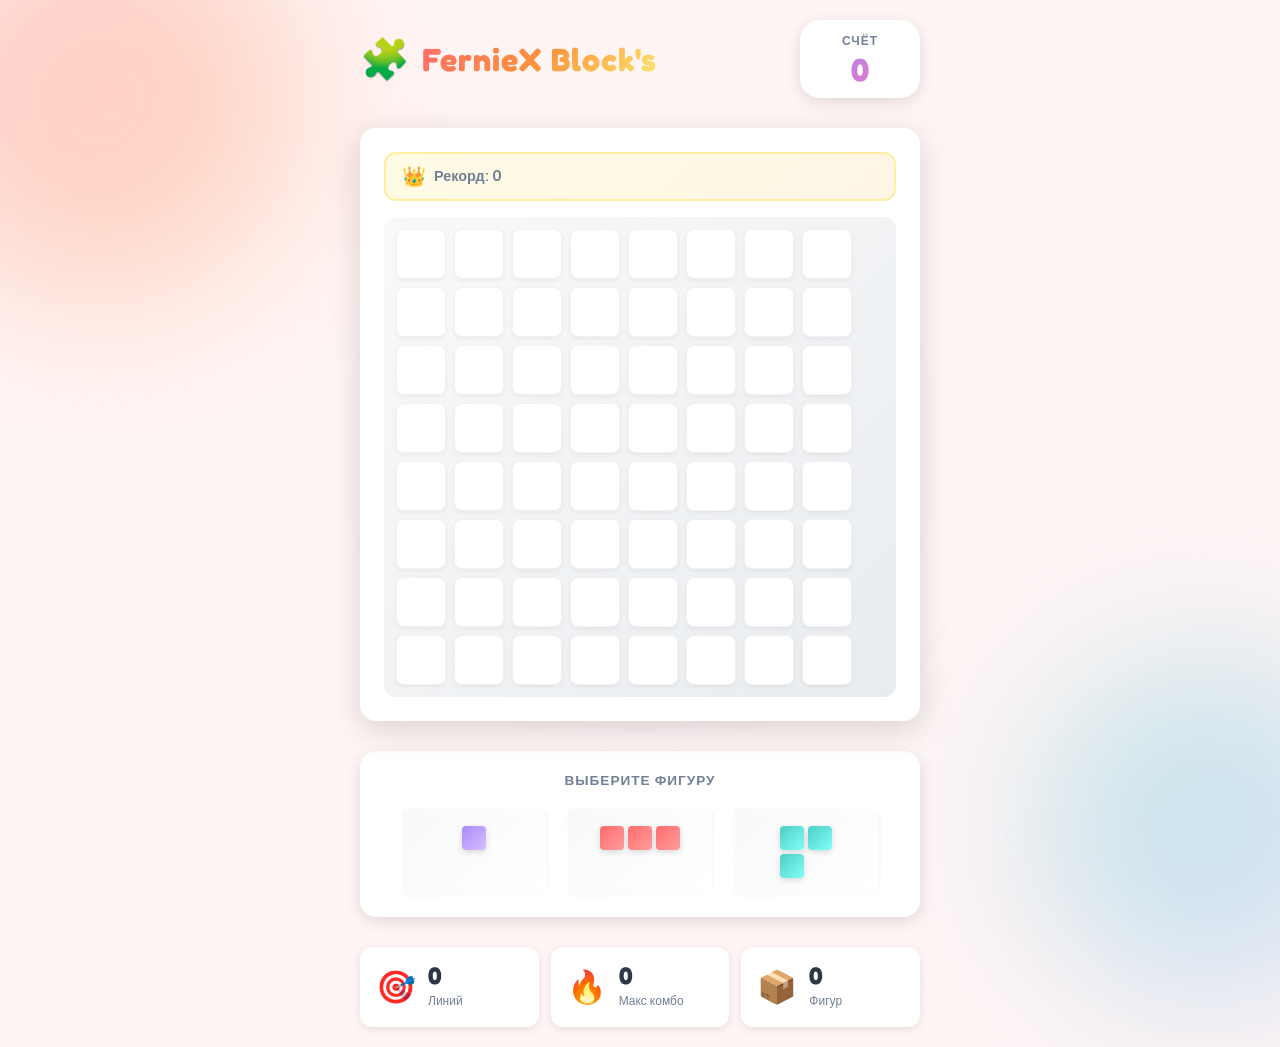
<file: bloks/index.html>
<!DOCTYPE html>
<html lang="ru">
<head>
    <meta charset="UTF-8">
    <meta name="viewport" content="width=device-width, initial-scale=1.0">
    <title>FernieX-Block's - Puzzle Game</title>
    <link rel="stylesheet" href="style.css">
    <link rel="preconnect" href="https://fonts.googleapis.com">
    <link rel="preconnect" href="https://fonts.gstatic.com" crossorigin>
    <link href="https://fonts.googleapis.com/css2?family=Fredoka:wght@400;600;700&family=Poppins:wght@400;600;800&display=swap" rel="stylesheet">
</head>
<body>
    <div class="blob blob-1"></div>
    <div class="blob blob-2"></div>
    <div class="blob blob-3"></div>
    
    <div class="container">
        <header class="header">
            <div class="logo">
                <div class="logo-icon">🧩</div>
                <h1 class="title">FernieX Block's</h1>
            </div>
            <div class="score-container">
                <div class="score-label">СЧЁТ</div>
                <div class="score-value" id="score">0</div>
            </div>
        </header>

        <main class="game-container">
            <div class="game-board-wrapper">
                <div class="high-score">
                    <span class="high-score-icon">👑</span>
                    <span>Рекорд: <span id="highScore">0</span></span>
                </div>
                
                <div class="game-board" id="gameBoard">
                    <!-- 8x8 сетка будет создана JS -->
                </div>

                <div class="combo-display hidden" id="comboDisplay">
                    <div class="combo-text">КОМБО!</div>
                    <div class="combo-multiplier" id="comboMultiplier">x2</div>
                </div>
            </div>

            <div class="pieces-container">
                <div class="pieces-title">ВЫБЕРИТЕ ФИГУРУ</div>
                <div class="pieces-grid" id="piecesGrid">
                    <!-- 3 фигуры будут созданы JS -->
                </div>
            </div>
        </main>

        <div class="game-over-modal hidden" id="gameOverModal">
            <div class="modal-backdrop" id="modalBackdrop"></div>
            <div class="modal-content">
                <div class="modal-icon">💥</div>
                <h2 class="modal-title">ИГРА ОКОНЧЕНА!</h2>
                <div class="final-score-container">
                    <div class="final-score-label">Ваш счёт</div>
                    <div class="final-score-value" id="finalScore">0</div>
                </div>
                <div class="high-score-badge hidden" id="newHighScore">
                    🎉 НОВЫЙ РЕКОРД! 🎉
                </div>
                <div class="modal-buttons">
                    <button class="btn-reward" id="rewardBtn">
                        <span class="btn-icon">🎁</span>
                        ПОЛУЧИТЬ НАГРАДУ
                    </button>
                    <button class="btn-restart" id="restartBtn">
                        <span class="btn-icon">🔄</span>
                        ИГРАТЬ СНОВА
                    </button>
                </div>
            </div>
        </div>

        <footer class="footer">
            <div class="stats-grid">
                <div class="stat-card">
                    <div class="stat-icon">🎯</div>
                    <div class="stat-info">
                        <div class="stat-value" id="clearedLines">0</div>
                        <div class="stat-label">Линий</div>
                    </div>
                </div>
                <div class="stat-card">
                    <div class="stat-icon">🔥</div>
                    <div class="stat-info">
                        <div class="stat-value" id="maxCombo">0</div>
                        <div class="stat-label">Макс комбо</div>
                    </div>
                </div>
                <div class="stat-card">
                    <div class="stat-icon">📦</div>
                    <div class="stat-info">
                        <div class="stat-value" id="piecesPlaced">0</div>
                        <div class="stat-label">Фигур</div>
                    </div>
                </div>
            </div>
        </footer>
    </div>

    <script src="script.js"></script>
</body>

</html>
</file>
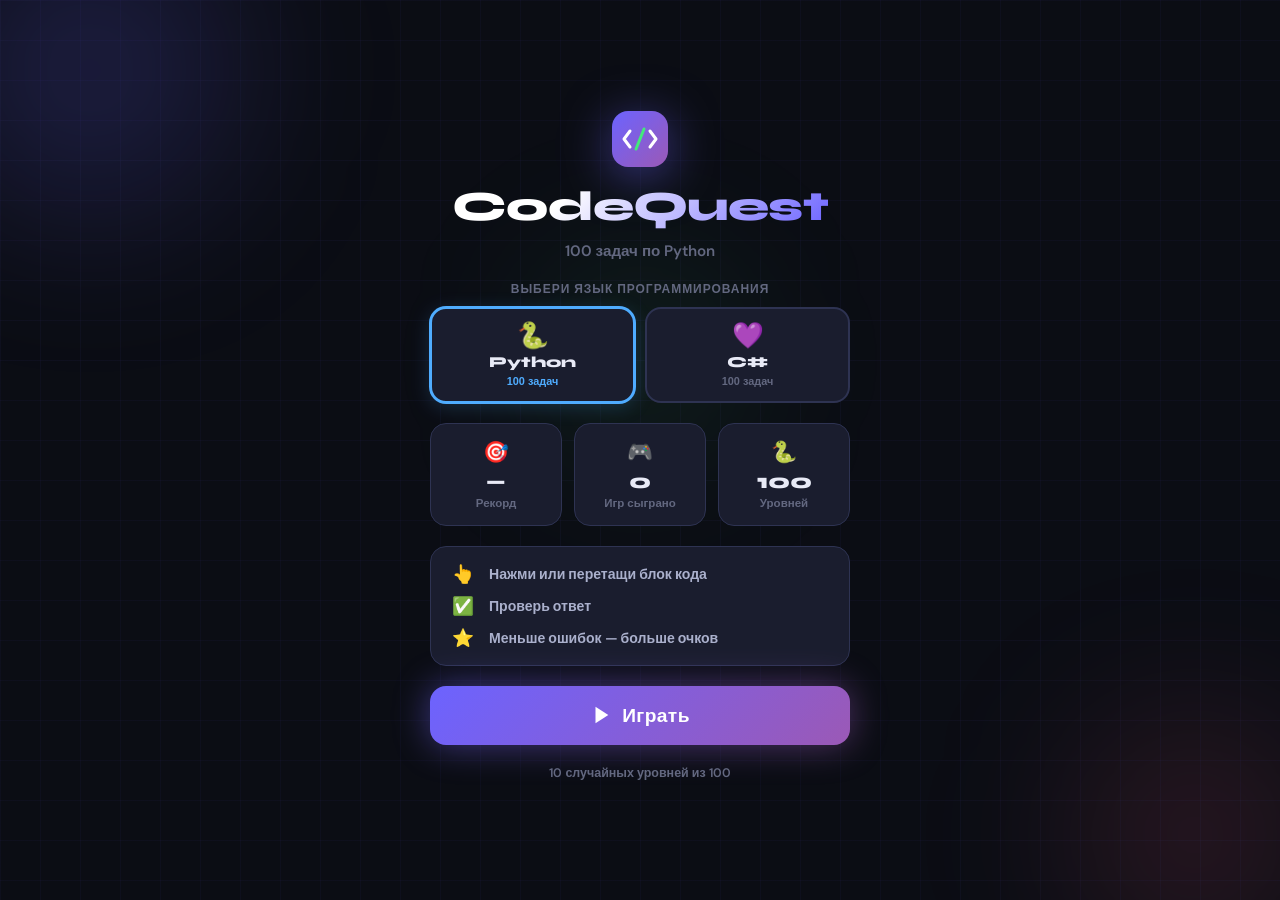
<file: codequest/index.html>
<!DOCTYPE html>
<html lang="ru">
<head>
<meta charset="UTF-8">
<meta name="viewport" content="width=device-width, initial-scale=1.0, maximum-scale=1.0, user-scalable=no">
<title>CodeQuest 🧩</title>
<link href="https://fonts.googleapis.com/css2?family=JetBrains+Mono:wght@400;600;700&family=Syne:wght@700;800;900&family=DM+Sans:wght@400;500;600;700&display=swap" rel="stylesheet">
<link rel="stylesheet" href="style.css">
</head>
<body>

<!-- ═══════════════ MENU SCREEN ═══════════════ -->
<div id="menuScreen" class="screen active">
  <div class="menu-bg">
    <div class="orb orb1"></div>
    <div class="orb orb2"></div>
    <div class="orb orb3"></div>
    <div class="grid-lines"></div>
  </div>
  <div class="menu-content">

    <!-- Logo -->
    <div class="menu-logo">
      <div class="logo-icon">
        <svg width="56" height="56" viewBox="0 0 56 56" fill="none">
          <rect width="56" height="56" rx="16" fill="url(#lg)"/>
          <path d="M18 20L12 28L18 36" stroke="white" stroke-width="3" stroke-linecap="round" stroke-linejoin="round"/>
          <path d="M38 20L44 28L38 36" stroke="white" stroke-width="3" stroke-linecap="round" stroke-linejoin="round"/>
          <path d="M24 38L32 18" stroke="#43e97b" stroke-width="3" stroke-linecap="round"/>
          <defs>
            <linearGradient id="lg" x1="0" y1="0" x2="56" y2="56" gradientUnits="userSpaceOnUse">
              <stop stop-color="#6c63ff"/>
              <stop offset="1" stop-color="#9b59b6"/>
            </linearGradient>
          </defs>
        </svg>
      </div>
      <h1 class="logo-text">CodeQuest</h1>
      <p class="logo-sub" id="logoSub">Учи код, играя</p>
    </div>

    <!-- Language Selection -->
    <div class="lang-select-section">
      <div class="lang-select-label">Выбери язык программирования</div>
      <div class="lang-buttons">
        <button class="lang-btn active" data-lang="python" onclick="selectLang('python')">
          <span class="lang-btn-icon">🐍</span>
          <span class="lang-btn-name">Python</span>
          <span class="lang-btn-count">100 задач</span>
        </button>
        <button class="lang-btn" data-lang="csharp" onclick="selectLang('csharp')">
          <span class="lang-btn-icon">💜</span>
          <span class="lang-btn-name">C#</span>
          <span class="lang-btn-count">100 задач</span>
        </button>
      </div>
    </div>

    <!-- Stats -->
    <div class="menu-stats-row">
      <div class="stat-card">
        <div class="stat-icon">🎯</div>
        <div class="stat-val" id="menuBestScore">—</div>
        <div class="stat-lbl">Рекорд</div>
      </div>
      <div class="stat-card">
        <div class="stat-icon">🎮</div>
        <div class="stat-val" id="menuGamesPlayed">0</div>
        <div class="stat-lbl">Игр сыграно</div>
      </div>
      <div class="stat-card">
        <div class="stat-icon" id="langIcon">🐍</div>
        <div class="stat-val">100</div>
        <div class="stat-lbl">Уровней</div>
      </div>
    </div>

    <!-- How to play -->
    <div class="menu-how">
      <div class="how-item"><span class="how-icon">👆</span><span>Нажми или перетащи блок кода</span></div>
      <div class="how-item"><span class="how-icon">✅</span><span>Проверь ответ</span></div>
      <div class="how-item"><span class="how-icon">⭐</span><span>Меньше ошибок — больше очков</span></div>
    </div>

    <!-- Play button -->
    <button class="btn-play" onclick="startGame()">
      <span class="btn-play-inner">
        <svg width="22" height="22" viewBox="0 0 24 24" fill="none"><polygon points="6,3 20,12 6,21" fill="white"/></svg>
        Играть
      </span>
      <div class="btn-play-glow"></div>
    </button>

    <div class="menu-footer">10 случайных уровней из 100</div>
  </div>
</div>

<!-- ═══════════════ GAME SCREEN ═══════════════ -->
<div id="gameScreen" class="screen">
  <div class="game-header">
    <button class="btn-back" onclick="goMenu()">
      <svg width="20" height="20" viewBox="0 0 24 24" fill="none"><path d="M19 12H5M5 12L12 19M5 12L12 5" stroke="currentColor" stroke-width="2.5" stroke-linecap="round" stroke-linejoin="round"/></svg>
    </button>
    <div class="hdr-progress">
      <div class="hdr-progress-bar" id="hdrProgressBar"></div>
      <span class="hdr-progress-txt" id="hdrProgressTxt">1 / 10</span>
    </div>
    <div class="hdr-right">
      <div class="hdr-score">⭐ <span id="hdrScore">0</span></div>
      <div class="hearts-row" id="heartsRow">
        <span>❤️</span><span>❤️</span><span>❤️</span>
      </div>
    </div>
  </div>
  <div class="game-body" id="gameBody"></div>
</div>

<!-- ═══════════════ RESULT SCREEN ═══════════════ -->
<div id="resultScreen" class="screen">
  <div class="result-bg">
    <div class="orb orb1"></div>
    <div class="orb orb2"></div>
  </div>
  <div class="result-content">
    <div class="result-trophy" id="resultTrophy">🏆</div>
    <h2 class="result-title" id="resultTitle">Игра завершена!</h2>
    <p class="result-sub" id="resultSub">Ты прошёл все 10 уровней</p>
    <div class="result-lang-badge" id="resultLangBadge">🐍 Python</div>
    <div class="result-stats">
      <div class="rstat">
        <div class="rstat-val" id="rScore">0</div>
        <div class="rstat-lbl">Очков</div>
      </div>
      <div class="rstat">
        <div class="rstat-val" id="rErrors">0</div>
        <div class="rstat-lbl">Ошибок</div>
      </div>
      <div class="rstat">
        <div class="rstat-val" id="rPerfect">0</div>
        <div class="rstat-lbl">Без ошибок</div>
      </div>
    </div>
    <div class="result-rank" id="resultRank"></div>
    <button class="btn-reward" onclick="claimReward()">
      🎁 Получить награду
    </button>
    <div class="result-actions">
      <button class="btn-secondary" onclick="startGame()">🔄 Ещё раз</button>
      <button class="btn-secondary" onclick="goMenu()">🏠 Меню</button>
    </div>
  </div>
</div>

<!-- Confetti container -->
<div class="confetti-container" id="confettiContainer"></div>

<script src="game.js"></script>
</body>
</html>
</file>
<file: bloks/style.css>
:root {
    --color-primary: #FF6B6B;
    --color-secondary: #4ECDC4;
    --color-accent: #FFE66D;
    --color-purple: #A78BFA;
    --color-green: #4ADE80;
    --color-orange: #FB923C;
    --color-pink: #F472B6;
    --color-blue: #60A5FA;
    
    --bg-primary: #FFF5F5;
    --bg-card: #FFFFFF;
    --text-dark: #2D3748;
    --text-light: #718096;
    --shadow-sm: 0 2px 8px rgba(0, 0, 0, 0.1);
    --shadow-md: 0 4px 16px rgba(0, 0, 0, 0.12);
    --shadow-lg: 0 8px 32px rgba(0, 0, 0, 0.15);
    --shadow-xl: 0 20px 60px rgba(0, 0, 0, 0.2);
    
    --cell-size: 50px;
    --gap: 8px;
    --border-radius: 16px;
}

* {
    margin: 0;
    padding: 0;
    box-sizing: border-box;
}

body {
    font-family: 'Poppins', sans-serif;
    background: var(--bg-primary);
    color: var(--text-dark);
    min-height: 100vh;
    overflow-x: hidden;
    position: relative;
}

/* Animated gradient blobs */
.blob {
    position: fixed;
    border-radius: 50%;
    filter: blur(80px);
    opacity: 0.3;
    pointer-events: none;
    z-index: 0;
    animation: blobFloat 20s ease-in-out infinite;
}

.blob-1 {
    width: 400px;
    height: 400px;
    background: linear-gradient(135deg, var(--color-primary), var(--color-orange));
    top: -100px;
    left: -100px;
    animation-delay: 0s;
}

.blob-2 {
    width: 350px;
    height: 350px;
    background: linear-gradient(135deg, var(--color-secondary), var(--color-blue));
    bottom: -100px;
    right: -100px;
    animation-delay: 5s;
}

.blob-3 {
    width: 300px;
    height: 300px;
    background: linear-gradient(135deg, var(--color-purple), var(--color-pink));
    top: 50%;
    left: 50%;
    transform: translate(-50%, -50%);
    animation-delay: 10s;
}

@keyframes blobFloat {
    0%, 100% {
        transform: translate(0, 0) scale(1);
    }
    33% {
        transform: translate(50px, -50px) scale(1.1);
    }
    66% {
        transform: translate(-50px, 50px) scale(0.9);
    }
}

.container {
    position: relative;
    z-index: 1;
    max-width: 600px;
    margin: 0 auto;
    padding: 20px;
    min-height: 100vh;
    display: flex;
    flex-direction: column;
}

/* Header */
.header {
    display: flex;
    justify-content: space-between;
    align-items: center;
    margin-bottom: 30px;
    animation: slideDown 0.6s cubic-bezier(0.34, 1.56, 0.64, 1);
}

@keyframes slideDown {
    from {
        transform: translateY(-30px);
        opacity: 0;
    }
    to {
        transform: translateY(0);
        opacity: 1;
    }
}

.logo {
    display: flex;
    align-items: center;
    gap: 12px;
}

.logo-icon {
    font-size: 2.5rem;
    animation: bounce 2s ease-in-out infinite;
}

@keyframes bounce {
    0%, 100% {
        transform: translateY(0);
    }
    50% {
        transform: translateY(-10px);
    }
}

.title {
    font-family: 'Fredoka', sans-serif;
    font-size: 2rem;
    font-weight: 700;
    background: linear-gradient(135deg, var(--color-primary), var(--color-orange), var(--color-accent));
    -webkit-background-clip: text;
    -webkit-text-fill-color: transparent;
    background-clip: text;
    letter-spacing: 1px;
}

.score-container {
    background: var(--bg-card);
    padding: 12px 24px;
    border-radius: 20px;
    box-shadow: var(--shadow-md);
    text-align: center;
    min-width: 120px;
}

.score-label {
    font-size: 0.75rem;
    font-weight: 600;
    color: var(--text-light);
    letter-spacing: 1px;
    margin-bottom: 4px;
}

.score-value {
    font-family: 'Fredoka', sans-serif;
    font-size: 2rem;
    font-weight: 700;
    background: linear-gradient(135deg, var(--color-purple), var(--color-pink));
    -webkit-background-clip: text;
    -webkit-text-fill-color: transparent;
    background-clip: text;
    line-height: 1;
}

/* Game Container */
.game-container {
    flex: 1;
    display: flex;
    flex-direction: column;
    gap: 30px;
    animation: fadeIn 0.8s ease-out 0.2s both;
}

@keyframes fadeIn {
    from {
        opacity: 0;
        transform: translateY(20px);
    }
    to {
        opacity: 1;
        transform: translateY(0);
    }
}

.game-board-wrapper {
    position: relative;
    background: var(--bg-card);
    padding: 24px;
    border-radius: var(--border-radius);
    box-shadow: var(--shadow-lg);
}

.high-score {
    display: flex;
    align-items: center;
    gap: 8px;
    font-size: 0.9rem;
    font-weight: 600;
    color: var(--text-light);
    margin-bottom: 16px;
    padding: 8px 16px;
    background: linear-gradient(135deg, rgba(255, 215, 0, 0.1), rgba(255, 165, 0, 0.1));
    border-radius: 12px;
    border: 2px solid rgba(255, 215, 0, 0.3);
}

.high-score-icon {
    font-size: 1.2rem;
}

.game-board {
    display: grid;
    grid-template-columns: repeat(8, var(--cell-size));
    grid-template-rows: repeat(8, var(--cell-size));
    gap: var(--gap);
    background: linear-gradient(135deg, #f8f9fa, #e9ecef);
    padding: 12px;
    border-radius: 12px;
    margin: 0 auto;
    position: relative;
}

.cell {
    width: var(--cell-size);
    height: var(--cell-size);
    background: #ffffff;
    border-radius: 8px;
    position: relative;
    transition: all 0.2s cubic-bezier(0.34, 1.56, 0.64, 1);
    box-shadow: 
        inset 0 0 0 1px rgba(0, 0, 0, 0.05),
        0 2px 4px rgba(0, 0, 0, 0.05);
}

.cell.filled {
    transform: scale(0.95);
    box-shadow: 
        0 4px 12px rgba(0, 0, 0, 0.15),
        inset 0 2px 4px rgba(255, 255, 255, 0.3);
    animation: cellPop 0.3s cubic-bezier(0.34, 1.56, 0.64, 1);
}

@keyframes cellPop {
    0% {
        transform: scale(0);
        opacity: 0;
    }
    50% {
        transform: scale(1.1);
    }
    100% {
        transform: scale(0.95);
        opacity: 1;
    }
}

.cell.preview {
    background: currentColor;
    opacity: 0.3;
    transform: scale(0.9);
}

.cell.invalid-preview {
    background: #EF4444;
    opacity: 0.3;
}

.cell.clearing {
    animation: cellHighlight 0.5s ease-out;
}

@keyframes cellHighlight {
    0% {
        transform: scale(0.95);
    }
    50% {
        transform: scale(1.1);
        box-shadow: 0 0 20px currentColor;
        filter: brightness(1.5);
    }
    100% {
        transform: scale(0.95);
    }
}

/* Block colors */
.cell[data-color="1"] { background: linear-gradient(135deg, var(--color-primary), #FF8787); }
.cell[data-color="2"] { background: linear-gradient(135deg, var(--color-secondary), #6EDDDC); }
.cell[data-color="3"] { background: linear-gradient(135deg, var(--color-accent), #FFF099); }
.cell[data-color="4"] { background: linear-gradient(135deg, var(--color-purple), #BBA3FF); }
.cell[data-color="5"] { background: linear-gradient(135deg, var(--color-green), #6EE7A7); }
.cell[data-color="6"] { background: linear-gradient(135deg, var(--color-orange), #FFAA6B); }
.cell[data-color="7"] { background: linear-gradient(135deg, var(--color-pink), #FF9ECD); }
.cell[data-color="8"] { background: linear-gradient(135deg, var(--color-blue), #8BBFFF); }

/* Combo Display */
.combo-display {
    position: absolute;
    top: 50%;
    left: 50%;
    transform: translate(-50%, -50%);
    text-align: center;
    pointer-events: none;
    z-index: 10;
}

.combo-display.hidden {
    display: none;
}

.combo-text {
    font-family: 'Fredoka', sans-serif;
    font-size: 3rem;
    font-weight: 700;
    color: var(--color-orange);
    text-shadow: 
        0 4px 8px rgba(0, 0, 0, 0.2),
        0 0 20px var(--color-accent);
    animation: comboAppear 0.6s cubic-bezier(0.34, 1.56, 0.64, 1);
}

.combo-multiplier {
    font-family: 'Fredoka', sans-serif;
    font-size: 4rem;
    font-weight: 700;
    background: linear-gradient(135deg, var(--color-primary), var(--color-orange));
    -webkit-background-clip: text;
    -webkit-text-fill-color: transparent;
    background-clip: text;
    animation: comboScale 0.6s cubic-bezier(0.34, 1.56, 0.64, 1) 0.2s;
}

@keyframes comboAppear {
    0% {
        transform: scale(0) rotate(-10deg);
        opacity: 0;
    }
    100% {
        transform: scale(1) rotate(0);
        opacity: 1;
    }
}

@keyframes comboScale {
    0%, 100% {
        transform: scale(1);
    }
    50% {
        transform: scale(1.2);
    }
}

/* Pieces Container */
.pieces-container {
    background: var(--bg-card);
    padding: 20px;
    border-radius: var(--border-radius);
    box-shadow: var(--shadow-md);
}

.pieces-title {
    font-size: 0.85rem;
    font-weight: 600;
    color: var(--text-light);
    letter-spacing: 1px;
    text-align: center;
    margin-bottom: 16px;
}

.pieces-grid {
    display: flex;
    gap: 16px;
    justify-content: center;
}

.piece-wrapper {
    flex: 1;
    max-width: 150px;
    background: linear-gradient(135deg, #f8f9fa, #ffffff);
    padding: 16px;
    border-radius: 12px;
    border: 3px solid transparent;
    cursor: pointer;
    transition: all 0.3s cubic-bezier(0.34, 1.56, 0.64, 1);
    position: relative;
}

.piece-wrapper:hover:not(.used):not(.dragging) {
    transform: translateY(-8px) scale(1.05);
    border-color: var(--color-secondary);
    box-shadow: 
        0 12px 28px rgba(78, 205, 196, 0.4),
        0 0 0 4px rgba(78, 205, 196, 0.15);
}

.piece-wrapper.used {
    opacity: 0.3;
    cursor: not-allowed;
    pointer-events: none;
}

.piece-wrapper.dragging {
    opacity: 0.5;
    transform: scale(0.95);
}

.piece-grid {
    display: grid;
    gap: 4px;
    margin: 0 auto;
    width: fit-content;
}

.piece-cell {
    width: 24px;
    height: 24px;
    border-radius: 4px;
    transition: all 0.2s ease;
}

.piece-cell.filled {
    box-shadow: 0 2px 6px rgba(0, 0, 0, 0.15);
}

/* Game Over Modal */
.game-over-modal {
    position: fixed;
    top: 0;
    left: 0;
    right: 0;
    bottom: 0;
    z-index: 100;
    display: flex;
    align-items: center;
    justify-content: center;
    animation: fadeIn 0.3s ease-out;
}

.game-over-modal.hidden {
    display: none;
}

.modal-backdrop {
    position: absolute;
    top: 0;
    left: 0;
    right: 0;
    bottom: 0;
    background: rgba(0, 0, 0, 0.6);
    backdrop-filter: blur(8px);
}

.modal-content {
    position: relative;
    background: var(--bg-card);
    padding: 40px;
    border-radius: 24px;
    box-shadow: var(--shadow-xl);
    max-width: 400px;
    width: 90%;
    text-align: center;
    animation: modalSlide 0.5s cubic-bezier(0.34, 1.56, 0.64, 1);
}

@keyframes modalSlide {
    0% {
        transform: translateY(-50px) scale(0.9);
        opacity: 0;
    }
    100% {
        transform: translateY(0) scale(1);
        opacity: 1;
    }
}

@keyframes modalSlideOut {
    0% {
        transform: translateY(0) scale(1);
        opacity: 1;
    }
    100% {
        transform: translateY(50px) scale(0.9);
        opacity: 0;
    }
}

.modal-icon {
    font-size: 4rem;
    margin-bottom: 20px;
    animation: iconSpin 0.6s cubic-bezier(0.34, 1.56, 0.64, 1);
}

@keyframes iconSpin {
    0% {
        transform: rotate(-180deg) scale(0);
    }
    100% {
        transform: rotate(0) scale(1);
    }
}

.modal-title {
    font-family: 'Fredoka', sans-serif;
    font-size: 2rem;
    font-weight: 700;
    background: linear-gradient(135deg, var(--color-primary), var(--color-orange));
    -webkit-background-clip: text;
    -webkit-text-fill-color: transparent;
    background-clip: text;
    margin-bottom: 24px;
}

.final-score-container {
    margin-bottom: 24px;
}

.final-score-label {
    font-size: 0.9rem;
    color: var(--text-light);
    margin-bottom: 8px;
}

.final-score-value {
    font-family: 'Fredoka', sans-serif;
    font-size: 3.5rem;
    font-weight: 700;
    background: linear-gradient(135deg, var(--color-purple), var(--color-pink));
    -webkit-background-clip: text;
    -webkit-text-fill-color: transparent;
    background-clip: text;
}

.high-score-badge {
    background: linear-gradient(135deg, rgba(255, 215, 0, 0.2), rgba(255, 165, 0, 0.2));
    border: 2px solid var(--color-accent);
    padding: 12px 24px;
    border-radius: 12px;
    font-weight: 700;
    color: var(--color-orange);
    margin-bottom: 24px;
    animation: badgePulse 1s ease-in-out infinite;
}

.high-score-badge.hidden {
    display: none;
}

@keyframes badgePulse {
    0%, 100% {
        transform: scale(1);
    }
    50% {
        transform: scale(1.05);
    }
}

.modal-buttons {
    display: flex;
    flex-direction: column;
    gap: 12px;
}

.btn-reward,
.btn-restart {
    font-family: 'Poppins', sans-serif;
    font-size: 1rem;
    font-weight: 600;
    padding: 16px 32px;
    border: none;
    border-radius: 12px;
    cursor: pointer;
    display: flex;
    align-items: center;
    justify-content: center;
    gap: 8px;
    transition: all 0.3s cubic-bezier(0.34, 1.56, 0.64, 1);
    letter-spacing: 0.5px;
}

.btn-reward {
    background: linear-gradient(135deg, var(--color-accent), var(--color-orange));
    color: var(--text-dark);
    box-shadow: 0 4px 16px rgba(255, 190, 109, 0.4);
}

.btn-reward:hover {
    transform: translateY(-4px);
    box-shadow: 0 8px 24px rgba(255, 190, 109, 0.6);
}

.btn-restart {
    background: linear-gradient(135deg, var(--color-primary), var(--color-pink));
    color: white;
    box-shadow: 0 4px 16px rgba(255, 107, 107, 0.4);
}

.btn-restart:hover {
    transform: translateY(-4px);
    box-shadow: 0 8px 24px rgba(255, 107, 107, 0.6);
}

.btn-icon {
    font-size: 1.2rem;
}

/* Footer Stats */
.footer {
    margin-top: 30px;
    animation: fadeIn 0.8s ease-out 0.4s both;
}

.stats-grid {
    display: grid;
    grid-template-columns: repeat(3, 1fr);
    gap: 12px;
}

.stat-card {
    background: var(--bg-card);
    padding: 16px;
    border-radius: 12px;
    box-shadow: var(--shadow-sm);
    display: flex;
    align-items: center;
    gap: 12px;
    transition: all 0.3s ease;
}

.stat-card:hover {
    transform: translateY(-4px);
    box-shadow: var(--shadow-md);
}

.stat-icon {
    font-size: 2rem;
}

.stat-info {
    flex: 1;
}

.stat-value {
    font-family: 'Fredoka', sans-serif;
    font-size: 1.5rem;
    font-weight: 700;
    color: var(--text-dark);
    line-height: 1;
}

.stat-label {
    font-size: 0.75rem;
    color: var(--text-light);
    margin-top: 4px;
}

/* Responsive - Оптимизация для мобильных устройств */
@media (max-width: 640px) {
    .container {
        padding: 12px;
    }
    
    .header {
        margin-bottom: 16px;
        gap: 8px;
    }
    
    .logo {
        gap: 8px;
    }
    
    .title {
        font-size: 1.3rem;
    }
    
    .logo-icon {
        font-size: 2rem;
    }
    
    .score-container {
        padding: 8px 16px;
        min-width: 90px;
    }
    
    .score-label {
        font-size: 0.65rem;
    }
    
    .score-value {
        font-size: 1.5rem;
    }
    
    .game-container {
        gap: 16px;
    }
    
    .game-board-wrapper {
        padding: 12px;
    }
    
    /* КЛЮЧЕВОЕ ИЗМЕНЕНИЕ: Адаптивная сетка */
    .game-board {
        grid-template-columns: repeat(8, 1fr);
        grid-template-rows: repeat(8, 1fr);
        gap: 4px;
        padding: 8px;
        width: 100%;
        max-width: 100%;
        aspect-ratio: 1 / 1;
    }
    
    .cell {
        width: 100%;
        height: 100%;
        min-width: 0;
        min-height: 0;
        border-radius: 4px;
    }
    
    .high-score {
        font-size: 0.75rem;
        padding: 6px 12px;
        margin-bottom: 10px;
    }
    
    .high-score-icon {
        font-size: 1rem;
    }
    
    .pieces-container {
        padding: 14px;
    }
    
    .pieces-title {
        font-size: 0.75rem;
        margin-bottom: 10px;
    }
    
    .pieces-grid {
        gap: 10px;
    }
    
    .piece-wrapper {
        padding: 10px;
        max-width: 100%;
        border-radius: 10px;
    }
    
    .piece-grid {
        gap: 3px;
    }
    
    .piece-cell {
        width: 18px;
        height: 18px;
        border-radius: 3px;
    }
    
    .footer {
        margin-top: 16px;
    }
    
    .stats-grid {
        gap: 8px;
    }
    
    .stat-card {
        padding: 10px;
        gap: 8px;
        border-radius: 10px;
    }
    
    .stat-icon {
        font-size: 1.5rem;
    }
    
    .stat-value {
        font-size: 1.2rem;
    }
    
    .stat-label {
        font-size: 0.65rem;
    }
    
    .modal-content {
        padding: 24px 20px;
    }
    
    .modal-icon {
        font-size: 3rem;
        margin-bottom: 16px;
    }
    
    .modal-title {
        font-size: 1.5rem;
        margin-bottom: 20px;
    }
    
    .final-score-value {
        font-size: 2.5rem;
    }
    
    .btn-reward,
    .btn-restart {
        font-size: 0.9rem;
        padding: 14px 24px;
    }
    
    .combo-text {
        font-size: 2rem;
    }
    
    .combo-multiplier {
        font-size: 2.5rem;
    }
}

/* Дополнительная оптимизация для очень маленьких экранов */
@media (max-width: 380px) {
    .container {
        padding: 10px;
    }
    
    .title {
        font-size: 1.1rem;
    }
    
    .logo-icon {
        font-size: 1.8rem;
    }
    
    .score-value {
        font-size: 1.3rem;
    }
    
    .game-board {
        gap: 3px;
        padding: 6px;
    }
    
    .cell {
        border-radius: 3px;
    }
    
    .piece-cell {
        width: 16px;
        height: 16px;
    }
    
    .piece-grid {
        gap: 2px;
    }
    
    .stat-value {
        font-size: 1rem;
    }
}

/* Drag and drop cursor */
.piece-wrapper:not(.used) {
    touch-action: none;
    user-select: none;
}

body.dragging {
    cursor: grabbing !important;
}

body.dragging * {
    cursor: grabbing !important;
}
</file>
<file: codequest/style.css>
/* ═══════════════════════════════════════════
   CODEQUEST — style.css
═══════════════════════════════════════════ */

:root {
  --bg: #0b0d14;
  --surface: #13151f;
  --card: #1a1d2e;
  --card2: #1e2235;
  --border: #252a3e;
  --border2: #2e3352;
  --accent: #6c63ff;
  --accent2: #ff6584;
  --green: #43e97b;
  --yellow: #f7971e;
  --blue: #4facfe;
  --purple: #9b59b6;
  --text: #e8eaf6;
  --text2: #aab0cc;
  --muted: #636880;
  --code-bg: #0d0f1a;
  --radius: 16px;
  --radius-sm: 10px;
  --shadow: 0 8px 32px rgba(0,0,0,0.45);
  --lang-color: #4facfe;
  --lang-accent: #43e97b;
}

* { margin: 0; padding: 0; box-sizing: border-box; -webkit-tap-highlight-color: transparent; }
html, body { height: 100%; overflow: hidden; }

body {
  font-family: 'DM Sans', sans-serif;
  background: var(--bg);
  color: var(--text);
  position: relative;
}

/* ── SCREENS ── */
.screen {
  position: fixed;
  inset: 0;
  display: flex;
  flex-direction: column;
  opacity: 0;
  pointer-events: none;
  transition: opacity 0.35s ease, transform 0.35s ease;
  transform: translateY(12px);
  overflow: hidden;
}
.screen.active {
  opacity: 1;
  pointer-events: all;
  transform: translateY(0);
}

/* ══════════════════════════════
   MENU SCREEN
══════════════════════════════ */
.menu-bg {
  position: absolute;
  inset: 0;
  overflow: hidden;
}

.orb {
  position: absolute;
  border-radius: 50%;
  filter: blur(80px);
  animation: orbFloat 8s ease-in-out infinite alternate;
}
.orb1 { width: 300px; height: 300px; background: rgba(108,99,255,0.18); top: -80px; left: -60px; animation-delay: 0s; }
.orb2 { width: 250px; height: 250px; background: rgba(255,101,132,0.12); bottom: -60px; right: -40px; animation-delay: -3s; }
.orb3 { width: 200px; height: 200px; background: rgba(67,233,123,0.1); top: 40%; left: 50%; transform: translate(-50%,-50%); animation-delay: -5s; }

@keyframes orbFloat {
  from { transform: translate(0,0) scale(1); }
  to { transform: translate(20px, 30px) scale(1.1); }
}

.grid-lines {
  position: absolute;
  inset: 0;
  background-image:
    linear-gradient(rgba(108,99,255,0.04) 1px, transparent 1px),
    linear-gradient(90deg, rgba(108,99,255,0.04) 1px, transparent 1px);
  background-size: 40px 40px;
}

.menu-content {
  position: relative;
  z-index: 2;
  display: flex;
  flex-direction: column;
  align-items: center;
  justify-content: center;
  height: 100%;
  padding: 24px 20px 32px;
  gap: 20px;
  overflow-y: auto;
}

/* Logo */
.menu-logo {
  display: flex;
  flex-direction: column;
  align-items: center;
  gap: 10px;
  animation: fadeUp 0.6s ease both;
}
.logo-icon {
  filter: drop-shadow(0 8px 24px rgba(108,99,255,0.5));
  animation: floatLogo 3s ease-in-out infinite alternate;
}
@keyframes floatLogo {
  from { transform: translateY(0); }
  to { transform: translateY(-8px); }
}
.logo-text {
  font-family: 'Syne', sans-serif;
  font-size: 2.6rem;
  font-weight: 900;
  background: linear-gradient(135deg, #fff 30%, var(--accent));
  -webkit-background-clip: text;
  -webkit-text-fill-color: transparent;
  background-clip: text;
  letter-spacing: -0.02em;
}
.logo-sub {
  font-size: 0.95rem;
  color: var(--muted);
  font-weight: 600;
}

/* ══════════════════════════════
   LANGUAGE SELECTION
══════════════════════════════ */
.lang-select-section {
  width: 100%;
  max-width: 420px;
  display: flex;
  flex-direction: column;
  gap: 10px;
  animation: fadeUp 0.6s 0.05s ease both;
}

.lang-select-label {
  font-size: 0.75rem;
  font-weight: 700;
  color: var(--muted);
  text-transform: uppercase;
  letter-spacing: 0.08em;
  text-align: center;
}

.lang-buttons {
  display: flex;
  gap: 10px;
}

.lang-btn {
  flex: 1;
  display: flex;
  flex-direction: column;
  align-items: center;
  gap: 4px;
  padding: 14px 10px;
  background: var(--card);
  border: 2px solid var(--border2);
  border-radius: var(--radius);
  cursor: pointer;
  transition: all 0.2s ease;
  position: relative;
  overflow: hidden;
}

.lang-btn::before {
  content: '';
  position: absolute;
  inset: 0;
  background: linear-gradient(135deg, var(--lang-color), var(--lang-accent));
  opacity: 0;
  transition: opacity 0.2s ease;
}

.lang-btn.active {
  border-color: var(--accent);
  box-shadow: 0 0 0 1px var(--accent), 0 4px 20px rgba(108,99,255,0.25);
}

.lang-btn.active[data-lang="python"] {
  border-color: #4facfe;
  box-shadow: 0 0 0 1px #4facfe, 0 4px 20px rgba(79,172,254,0.2);
}

.lang-btn.active[data-lang="csharp"] {
  border-color: #9b59b6;
  box-shadow: 0 0 0 1px #9b59b6, 0 4px 20px rgba(155,89,182,0.2);
}

.lang-btn:hover:not(.active) {
  border-color: var(--border2);
  background: var(--card2);
  transform: translateY(-2px);
}

.lang-btn:active {
  transform: scale(0.97);
}

.lang-btn-icon {
  font-size: 1.6rem;
  position: relative;
  z-index: 1;
  line-height: 1;
}

.lang-btn-name {
  font-family: 'Syne', sans-serif;
  font-size: 0.95rem;
  font-weight: 800;
  color: var(--text);
  position: relative;
  z-index: 1;
}

.lang-btn-count {
  font-size: 0.68rem;
  font-weight: 600;
  color: var(--muted);
  position: relative;
  z-index: 1;
}

.lang-btn.active .lang-btn-name {
  color: var(--text);
}

.lang-btn.active[data-lang="python"] .lang-btn-count { color: #4facfe; }
.lang-btn.active[data-lang="csharp"] .lang-btn-count { color: #c678dd; }

/* ══════════════════════════════
   RESULT LANG BADGE
══════════════════════════════ */
.result-lang-badge {
  display: inline-flex;
  align-items: center;
  gap: 6px;
  padding: 6px 14px;
  border-radius: 99px;
  background: var(--card);
  border: 1px solid var(--border2);
  font-size: 0.85rem;
  font-weight: 700;
  color: var(--text2);
}

/* Stats row */
.menu-stats-row {
  display: flex;
  gap: 12px;
  width: 100%;
  max-width: 420px;
  animation: fadeUp 0.6s 0.1s ease both;
}
.stat-card {
  flex: 1;
  background: var(--card);
  border: 1px solid var(--border2);
  border-radius: var(--radius);
  padding: 14px 10px;
  text-align: center;
  backdrop-filter: blur(10px);
}
.stat-icon { font-size: 1.3rem; margin-bottom: 4px; }
.stat-val { font-family: 'Syne', sans-serif; font-size: 1.3rem; font-weight: 800; color: var(--text); }
.stat-lbl { font-size: 0.72rem; color: var(--muted); font-weight: 600; margin-top: 2px; }

/* How to play */
.menu-how {
  display: flex;
  flex-direction: column;
  gap: 10px;
  width: 100%;
  max-width: 420px;
  background: var(--card);
  border: 1px solid var(--border2);
  border-radius: var(--radius);
  padding: 16px 18px;
  animation: fadeUp 0.6s 0.2s ease both;
}
.how-item {
  display: flex;
  align-items: center;
  gap: 12px;
  font-size: 0.88rem;
  font-weight: 600;
  color: var(--text2);
}
.how-icon { font-size: 1.1rem; width: 28px; flex-shrink: 0; text-align: center; }

/* Play button */
.btn-play {
  position: relative;
  width: 100%;
  max-width: 420px;
  padding: 0;
  border: none;
  background: none;
  cursor: pointer;
  animation: fadeUp 0.6s 0.3s ease both;
}
.btn-play-inner {
  display: flex;
  align-items: center;
  justify-content: center;
  gap: 10px;
  width: 100%;
  padding: 18px;
  background: linear-gradient(135deg, var(--accent), var(--purple));
  border-radius: var(--radius);
  font-family: 'Syne', sans-serif;
  font-size: 1.2rem;
  font-weight: 800;
  color: white;
  letter-spacing: 0.02em;
  position: relative;
  z-index: 1;
  transition: transform 0.15s, box-shadow 0.15s;
}
.btn-play:active .btn-play-inner { transform: scale(0.97); }
.btn-play-glow {
  position: absolute;
  inset: 0;
  border-radius: var(--radius);
  background: linear-gradient(135deg, var(--accent), var(--purple));
  filter: blur(18px);
  opacity: 0.5;
  z-index: 0;
  transition: opacity 0.2s;
}
.btn-play:hover .btn-play-glow { opacity: 0.75; }

.menu-footer {
  font-size: 0.78rem;
  color: var(--muted);
  font-weight: 600;
  animation: fadeUp 0.6s 0.4s ease both;
}

@keyframes fadeUp {
  from { opacity: 0; transform: translateY(20px); }
  to { opacity: 1; transform: translateY(0); }
}

/* ══════════════════════════════
   GAME SCREEN
══════════════════════════════ */
#gameScreen {
  background: var(--bg);
}

.game-header {
  display: flex;
  align-items: center;
  gap: 12px;
  padding: 12px 16px 10px;
  border-bottom: 1px solid var(--border);
  flex-shrink: 0;
  background: var(--surface);
}

.btn-back {
  width: 38px;
  height: 38px;
  border-radius: 10px;
  border: 1px solid var(--border2);
  background: var(--card);
  color: var(--text2);
  cursor: pointer;
  display: flex;
  align-items: center;
  justify-content: center;
  flex-shrink: 0;
  transition: background 0.15s, color 0.15s;
}
.btn-back:active { background: var(--card2); color: var(--text); }

.hdr-progress {
  flex: 1;
  position: relative;
  height: 8px;
  background: var(--border);
  border-radius: 99px;
  overflow: visible;
}
.hdr-progress-bar {
  height: 100%;
  background: linear-gradient(90deg, var(--accent), var(--green));
  border-radius: 99px;
  transition: width 0.5s cubic-bezier(0.34, 1.56, 0.64, 1);
  position: relative;
}
.hdr-progress-bar::after {
  content: '';
  position: absolute;
  right: -4px; top: -4px;
  width: 16px; height: 16px;
  border-radius: 50%;
  background: var(--green);
  box-shadow: 0 0 10px var(--green);
}
.hdr-progress-txt {
  position: absolute;
  top: -22px;
  left: 50%;
  transform: translateX(-50%);
  font-size: 0.72rem;
  font-weight: 700;
  color: var(--muted);
  white-space: nowrap;
}

.hdr-right {
  display: flex;
  flex-direction: column;
  align-items: flex-end;
  gap: 3px;
  flex-shrink: 0;
}
.hdr-score {
  font-family: 'Syne', sans-serif;
  font-size: 0.95rem;
  font-weight: 800;
  color: var(--yellow);
}
.hearts-row {
  display: flex;
  gap: 2px;
  font-size: 0.85rem;
}

.game-body {
  flex: 1;
  overflow-y: auto;
  padding: 16px;
  display: flex;
  flex-direction: column;
  gap: 14px;
  -webkit-overflow-scrolling: touch;
}

/* Character + bubble */
.char-area {
  display: flex;
  align-items: flex-start;
  gap: 12px;
}
.char-svg { width: 60px; height: 60px; flex-shrink: 0; }
.bubble {
  flex: 1;
  background: var(--card);
  border: 1.5px solid var(--border2);
  border-radius: 14px;
  padding: 12px 14px;
  font-size: 0.9rem;
  font-weight: 600;
  line-height: 1.5;
  color: var(--text);
  position: relative;
  box-shadow: var(--shadow);
}
.bubble::before {
  content: '';
  position: absolute;
  left: -9px; top: 18px;
  width: 0; height: 0;
  border-top: 7px solid transparent;
  border-bottom: 7px solid transparent;
  border-right: 9px solid var(--border2);
}
.bubble::after {
  content: '';
  position: absolute;
  left: -7px; top: 19px;
  width: 0; height: 0;
  border-top: 6px solid transparent;
  border-bottom: 6px solid transparent;
  border-right: 8px solid var(--card);
}
.hi-green { color: var(--green); font-weight: 800; }
.hi-orange { color: var(--yellow); font-weight: 800; }
.hi-blue { color: var(--blue); font-weight: 800; }
.hi-pink { color: var(--accent2); font-weight: 800; }

/* Code card */
.code-card {
  background: var(--code-bg);
  border: 1.5px solid var(--border2);
  border-radius: var(--radius);
  overflow: hidden;
  box-shadow: var(--shadow);
}
.code-lang-bar {
  background: var(--card);
  padding: 8px 14px;
  display: flex;
  align-items: center;
  gap: 8px;
  border-bottom: 1px solid var(--border);
}
.lang-dots { display: flex; gap: 5px; }
.lang-dots span {
  width: 10px; height: 10px; border-radius: 50%;
}
.lang-dots span:nth-child(1) { background: #ff5f57; }
.lang-dots span:nth-child(2) { background: #febc2e; }
.lang-dots span:nth-child(3) { background: #28c840; }
.lang-name {
  font-family: 'JetBrains Mono', monospace;
  font-size: 0.75rem;
  font-weight: 700;
  color: var(--muted);
  letter-spacing: 0.06em;
  margin-left: auto;
}

.code-lines { padding: 10px 0; }
.code-line {
  display: flex;
  align-items: center;
  padding: 4px 12px;
  gap: 10px;
  min-height: 34px;
}
.code-line.is-editable { background: rgba(108,99,255,0.05); }
.code-line.is-correct { background: rgba(67,233,123,0.06); }
.line-num {
  font-family: 'JetBrains Mono', monospace;
  font-size: 0.75rem;
  color: #3a3f5c;
  width: 16px;
  text-align: right;
  flex-shrink: 0;
  user-select: none;
}
.line-arrow {
  width: 10px; height: 10px;
  flex-shrink: 0;
  border-top: 5px solid transparent;
  border-bottom: 5px solid transparent;
  border-left: 8px solid var(--green);
  opacity: 0;
  transition: opacity 0.2s;
}
.code-line.is-editable .line-arrow { opacity: 1; }
.line-code {
  font-family: 'JetBrains Mono', monospace;
  font-size: 0.82rem;
  display: flex;
  align-items: center;
  flex-wrap: wrap;
  gap: 3px;
  flex: 1;
}

/* Syntax colors */
.kw { color: #c678dd; font-weight: 700; }
.kw2 { color: #61afef; font-weight: 600; }
.nm { color: #d19a66; }
.st { color: #98c379; }
.op { color: #abb2bf; }
.fn { color: #e5c07b; }
.cm { color: #5c6370; font-style: italic; }
.var { color: #e06c75; }

/* Blank slots */
.blank {
  display: inline-flex;
  align-items: center;
  justify-content: center;
  min-width: 52px;
  height: 28px;
  border: 2px dashed var(--border2);
  border-radius: 7px;
  background: rgba(255,255,255,0.02);
  font-family: 'JetBrains Mono', monospace;
  font-size: 0.8rem;
  font-weight: 700;
  color: transparent;
  padding: 0 8px;
  cursor: pointer;
  transition: all 0.18s;
  white-space: nowrap;
  position: relative;
}
.blank.drag-over {
  border-color: var(--accent);
  background: rgba(108,99,255,0.12);
  box-shadow: 0 0 0 3px rgba(108,99,255,0.2);
}
.blank.filled {
  border-style: solid;
  border-color: var(--accent);
  background: rgba(108,99,255,0.12);
  color: var(--text);
  animation: bpop 0.25s cubic-bezier(0.34,1.56,0.64,1);
}
.blank.correct {
  border-color: var(--green) !important;
  background: rgba(67,233,123,0.12) !important;
  color: var(--green) !important;
  animation: bpop 0.25s cubic-bezier(0.34,1.56,0.64,1);
}
.blank.wrong {
  border-color: var(--accent2) !important;
  background: rgba(255,101,132,0.12) !important;
  color: var(--accent2) !important;
  animation: shake 0.4s ease;
}
.blank.selected-target {
  border-color: var(--yellow);
  box-shadow: 0 0 0 3px rgba(247,151,30,0.2);
}

@keyframes bpop {
  0% { transform: scale(0.8); }
  100% { transform: scale(1); }
}
@keyframes shake {
  0%,100% { transform: translateX(0); }
  20% { transform: translateX(-5px); }
  40% { transform: translateX(5px); }
  60% { transform: translateX(-4px); }
  80% { transform: translateX(4px); }
}

/* Tokens area */
.tokens-section { display: flex; flex-direction: column; gap: 8px; }
.tokens-label {
  font-size: 0.75rem;
  font-weight: 700;
  color: var(--muted);
  text-transform: uppercase;
  letter-spacing: 0.08em;
}
.tokens-grid {
  display: flex;
  flex-wrap: wrap;
  gap: 8px;
  background: var(--surface);
  border: 1.5px solid var(--border);
  border-radius: var(--radius);
  padding: 14px;
  min-height: 56px;
}

.token {
  display: inline-flex;
  align-items: center;
  gap: 5px;
  padding: 7px 13px;
  border-radius: 8px;
  font-family: 'JetBrains Mono', monospace;
  font-size: 0.83rem;
  font-weight: 700;
  cursor: pointer;
  user-select: none;
  transition: all 0.15s;
  border: 1.5px solid var(--border2);
  background: var(--card2);
  color: var(--text);
  touch-action: none;
  -webkit-user-select: none;
}
.token:active { transform: scale(0.93); }
.token.t-kw { color: #c678dd; border-color: rgba(198,120,221,0.3); background: rgba(198,120,221,0.07); }
.token.t-kw2 { color: #61afef; border-color: rgba(97,175,239,0.3); background: rgba(97,175,239,0.07); }
.token.t-op { color: #abb2bf; border-color: rgba(171,178,191,0.25); }
.token.t-fn { color: #e5c07b; border-color: rgba(229,192,123,0.3); background: rgba(229,192,123,0.07); }
.token.t-nm { color: #d19a66; border-color: rgba(209,154,102,0.3); background: rgba(209,154,102,0.07); }
.token.t-st { color: #98c379; border-color: rgba(152,195,121,0.3); background: rgba(152,195,121,0.07); }
.token.t-em { font-size: 1rem; }
.token.t-var { color: #e06c75; border-color: rgba(224,108,117,0.3); background: rgba(224,108,117,0.07); }
.token.used {
  opacity: 0.25;
  pointer-events: none;
  filter: grayscale(1);
}
.token.dragging { opacity: 0.35; transform: scale(0.9); }
.token.selected { 
  border-color: var(--yellow);
  box-shadow: 0 0 0 2px rgba(247,151,30,0.35);
  transform: scale(1.05);
}

/* Result banner */
.result-banner {
  border-radius: var(--radius);
  padding: 14px 16px;
  display: none;
  align-items: center;
  gap: 12px;
  font-weight: 700;
  font-size: 0.9rem;
  animation: slideUp 0.3s cubic-bezier(0.34,1.56,0.64,1);
}
.result-banner.show { display: flex; }
.result-banner.success {
  background: rgba(67,233,123,0.1);
  border: 1.5px solid var(--green);
  color: var(--green);
}
.result-banner.error {
  background: rgba(255,101,132,0.08);
  border: 1.5px solid var(--accent2);
  color: var(--accent2);
}
.rb-icon { font-size: 1.8rem; flex-shrink: 0; }
.rb-text-main { font-size: 0.95rem; }
.rb-text-sub { font-size: 0.78rem; opacity: 0.8; margin-top: 1px; }

@keyframes slideUp {
  from { opacity: 0; transform: translateY(16px); }
  to { opacity: 1; transform: translateY(0); }
}

/* Action buttons */
.action-row {
  display: flex;
  gap: 10px;
}
.btn-check {
  flex: 1;
  padding: 15px;
  border: none;
  border-radius: var(--radius);
  background: linear-gradient(135deg, var(--accent), var(--purple));
  font-family: 'Syne', sans-serif;
  font-size: 1rem;
  font-weight: 800;
  color: white;
  cursor: pointer;
  transition: all 0.15s;
  box-shadow: 0 4px 20px rgba(108,99,255,0.3);
  letter-spacing: 0.02em;
}
.btn-check:active { transform: scale(0.97); }
.btn-check:disabled { opacity: 0.4; cursor: not-allowed; transform: none; }
.btn-next {
  flex: 1;
  padding: 15px;
  border: none;
  border-radius: var(--radius);
  background: linear-gradient(135deg, var(--green), #20bf6b);
  font-family: 'Syne', sans-serif;
  font-size: 1rem;
  font-weight: 800;
  color: #0b0d14;
  cursor: pointer;
  display: none;
  transition: all 0.15s;
  box-shadow: 0 4px 20px rgba(67,233,123,0.3);
}
.btn-next.show { display: block; }
.btn-next:active { transform: scale(0.97); }

/* Hint / skip */
.btn-hint {
  width: 46px;
  height: auto;
  border: 1.5px solid var(--border2);
  border-radius: var(--radius-sm);
  background: var(--card);
  color: var(--muted);
  cursor: pointer;
  font-size: 1.1rem;
  transition: all 0.15s;
}
.btn-hint:active { background: var(--card2); }

/* Error penalty flash */
@keyframes errFlash {
  0%,100% { box-shadow: none; }
  50% { box-shadow: inset 0 0 0 3px var(--accent2); }
}
.penalty-flash { animation: errFlash 0.4s ease; }

/* ══════════════════════════════
   RESULT SCREEN
══════════════════════════════ */
#resultScreen {
  background: var(--bg);
  justify-content: center;
  align-items: center;
}
.result-bg {
  position: absolute;
  inset: 0;
  overflow: hidden;
}
.result-bg .orb1 { width: 350px; height: 350px; top: -100px; left: -80px; }
.result-bg .orb2 { width: 280px; height: 280px; bottom: -80px; right: -60px; background: rgba(67,233,123,0.1); }

.result-content {
  position: relative;
  z-index: 2;
  display: flex;
  flex-direction: column;
  align-items: center;
  gap: 20px;
  padding: 32px 24px;
  width: 100%;
  max-width: 460px;
  max-height: 100%;
  overflow-y: auto;
}

.result-trophy {
  font-size: 5rem;
  animation: trophyBounce 1.2s ease-in-out infinite alternate;
  filter: drop-shadow(0 8px 24px rgba(247,151,30,0.4));
}
@keyframes trophyBounce {
  from { transform: translateY(0) rotate(-5deg); }
  to { transform: translateY(-12px) rotate(5deg); }
}

.result-title {
  font-family: 'Syne', sans-serif;
  font-size: 1.8rem;
  font-weight: 900;
  color: var(--text);
  text-align: center;
}
.result-sub {
  color: var(--text2);
  font-weight: 600;
  font-size: 0.95rem;
  text-align: center;
}

.result-stats {
  display: flex;
  gap: 12px;
  width: 100%;
}
.rstat {
  flex: 1;
  background: var(--card);
  border: 1px solid var(--border2);
  border-radius: var(--radius);
  padding: 16px 10px;
  text-align: center;
}
.rstat-val {
  font-family: 'Syne', sans-serif;
  font-size: 1.6rem;
  font-weight: 900;
  color: var(--text);
  line-height: 1;
}
.rstat-lbl {
  font-size: 0.73rem;
  color: var(--muted);
  font-weight: 600;
  margin-top: 4px;
}

.result-rank {
  padding: 12px 20px;
  border-radius: var(--radius);
  font-size: 0.95rem;
  font-weight: 700;
  text-align: center;
  width: 100%;
}
.rank-s { background: rgba(247,151,30,0.12); border: 1px solid rgba(247,151,30,0.4); color: var(--yellow); }
.rank-a { background: rgba(67,233,123,0.1); border: 1px solid rgba(67,233,123,0.35); color: var(--green); }
.rank-b { background: rgba(108,99,255,0.1); border: 1px solid rgba(108,99,255,0.35); color: var(--accent); }
.rank-c { background: rgba(171,178,191,0.08); border: 1px solid rgba(171,178,191,0.25); color: var(--text2); }

.btn-reward {
  width: 100%;
  padding: 17px;
  border: none;
  border-radius: var(--radius);
  background: linear-gradient(135deg, var(--yellow), #f39c12);
  font-family: 'Syne', sans-serif;
  font-size: 1.05rem;
  font-weight: 900;
  color: #0b0d14;
  cursor: pointer;
  transition: all 0.15s;
  box-shadow: 0 4px 24px rgba(247,151,30,0.4);
  letter-spacing: 0.02em;
}
.btn-reward:active { transform: scale(0.97); box-shadow: 0 2px 12px rgba(247,151,30,0.3); }

.result-actions {
  display: flex;
  gap: 10px;
  width: 100%;
}
.btn-secondary {
  flex: 1;
  padding: 14px;
  border: 1.5px solid var(--border2);
  border-radius: var(--radius);
  background: var(--card);
  font-family: 'DM Sans', sans-serif;
  font-size: 0.9rem;
  font-weight: 700;
  color: var(--text2);
  cursor: pointer;
  transition: all 0.15s;
}
.btn-secondary:active { background: var(--card2); color: var(--text); }

/* ══════════════════════════════
   CONFETTI
══════════════════════════════ */
.confetti-container {
  position: fixed;
  inset: 0;
  pointer-events: none;
  z-index: 999;
  overflow: hidden;
}
.cp {
  position: absolute;
  top: -20px;
  border-radius: 2px;
  animation: cfFall linear forwards;
}
@keyframes cfFall {
  to { transform: translateY(110vh) rotate(720deg); opacity: 0; }
}

/* ══════════════════════════════
   MOBILE OPTIMIZATIONS
══════════════════════════════ */
@media (max-width: 390px) {
  .game-body { padding: 12px; gap: 10px; }
  .code-line { padding: 3px 10px; gap: 6px; }
  .line-code { font-size: 0.76rem; }
  .blank { min-width: 44px; height: 25px; font-size: 0.74rem; }
  .token { font-size: 0.77rem; padding: 6px 10px; }
  .logo-text { font-size: 2.1rem; }
  .char-svg { width: 50px; height: 50px; }
  .lang-btn { padding: 10px 8px; }
  .lang-btn-icon { font-size: 1.3rem; }
  .lang-btn-name { font-size: 0.85rem; }
}

@media (max-height: 680px) {
  .menu-content { gap: 12px; }
  .logo-icon { display: none; }
  .logo-text { font-size: 2rem; }
  .menu-how { display: none; }
}

/* Drag ghost */
.drag-ghost {
  position: fixed;
  pointer-events: none;
  z-index: 1000;
  opacity: 0.85;
  transform: translate(-50%, -50%) scale(1.1);
  box-shadow: 0 8px 24px rgba(0,0,0,0.5);
  transition: none;
}

/* Scrollbar */
.game-body::-webkit-scrollbar { width: 3px; }
.game-body::-webkit-scrollbar-track { background: transparent; }
.game-body::-webkit-scrollbar-thumb { background: var(--border2); border-radius: 99px; }
</file>
